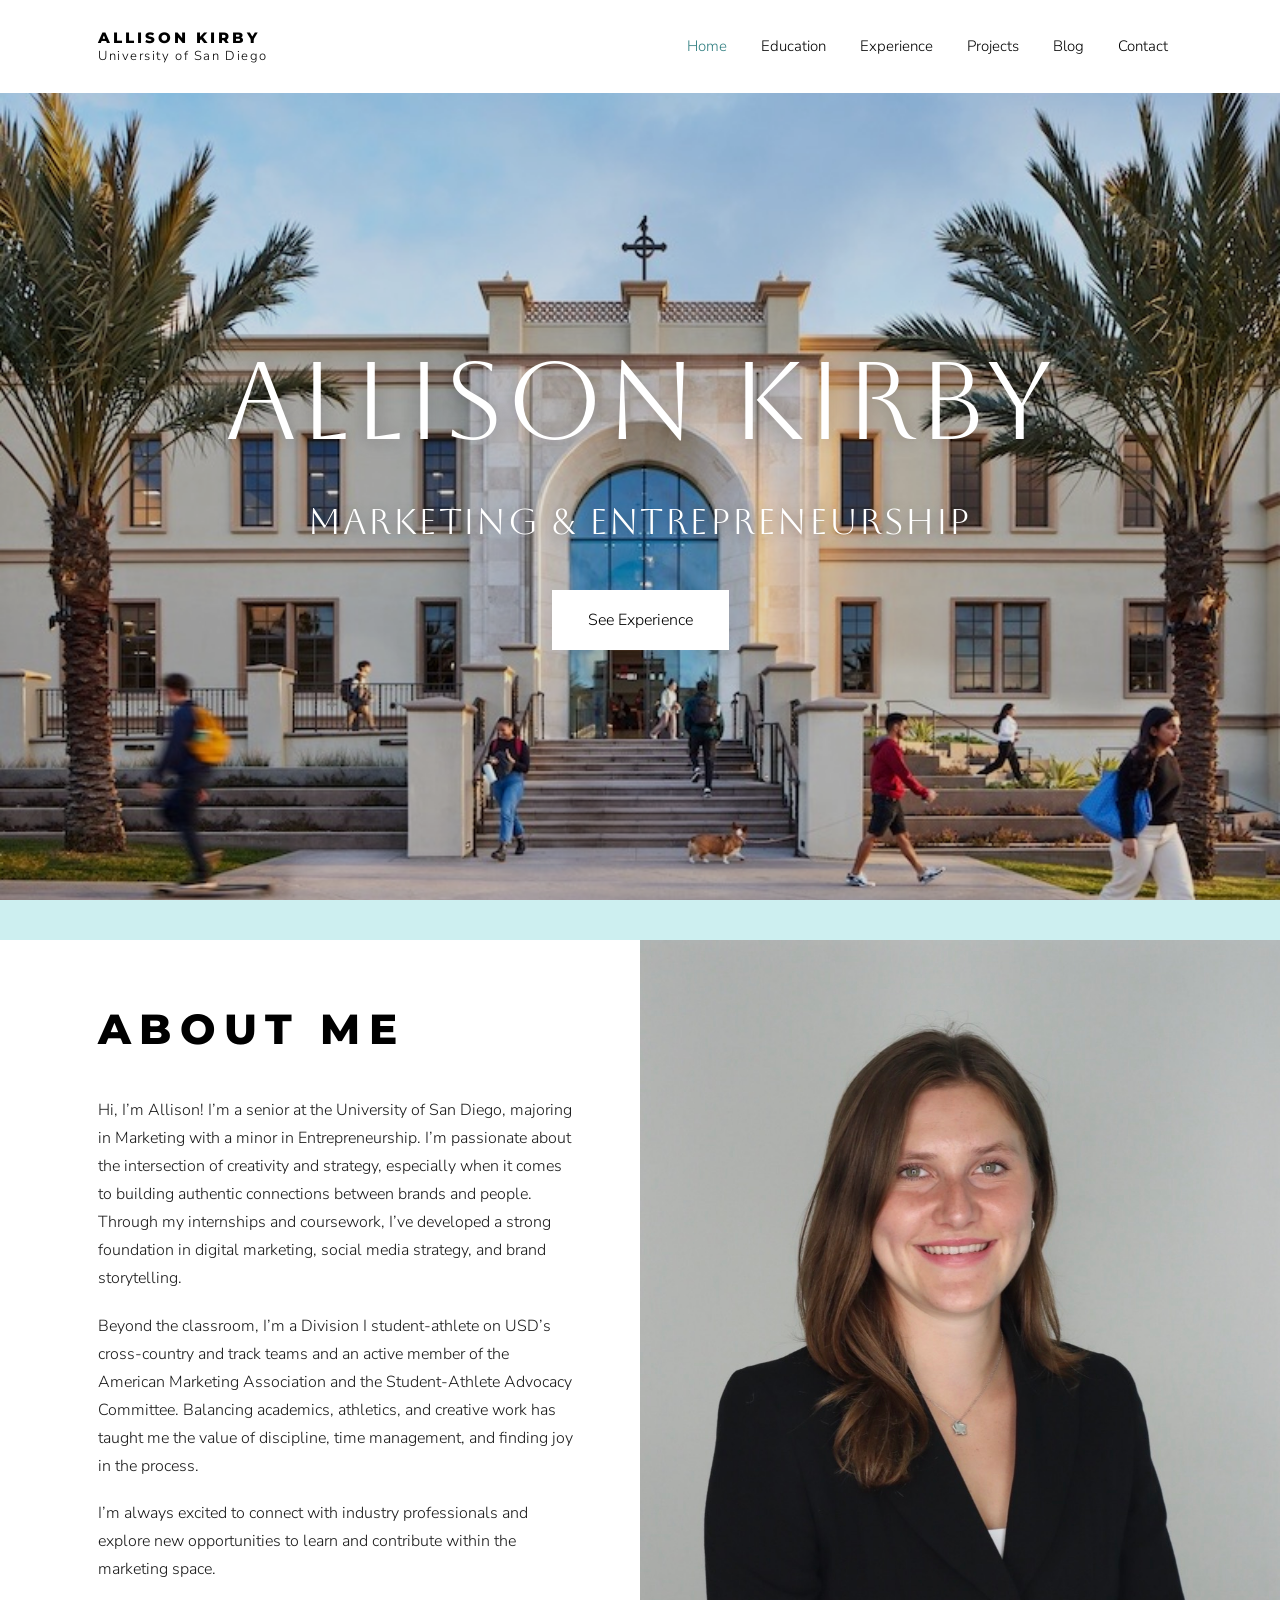
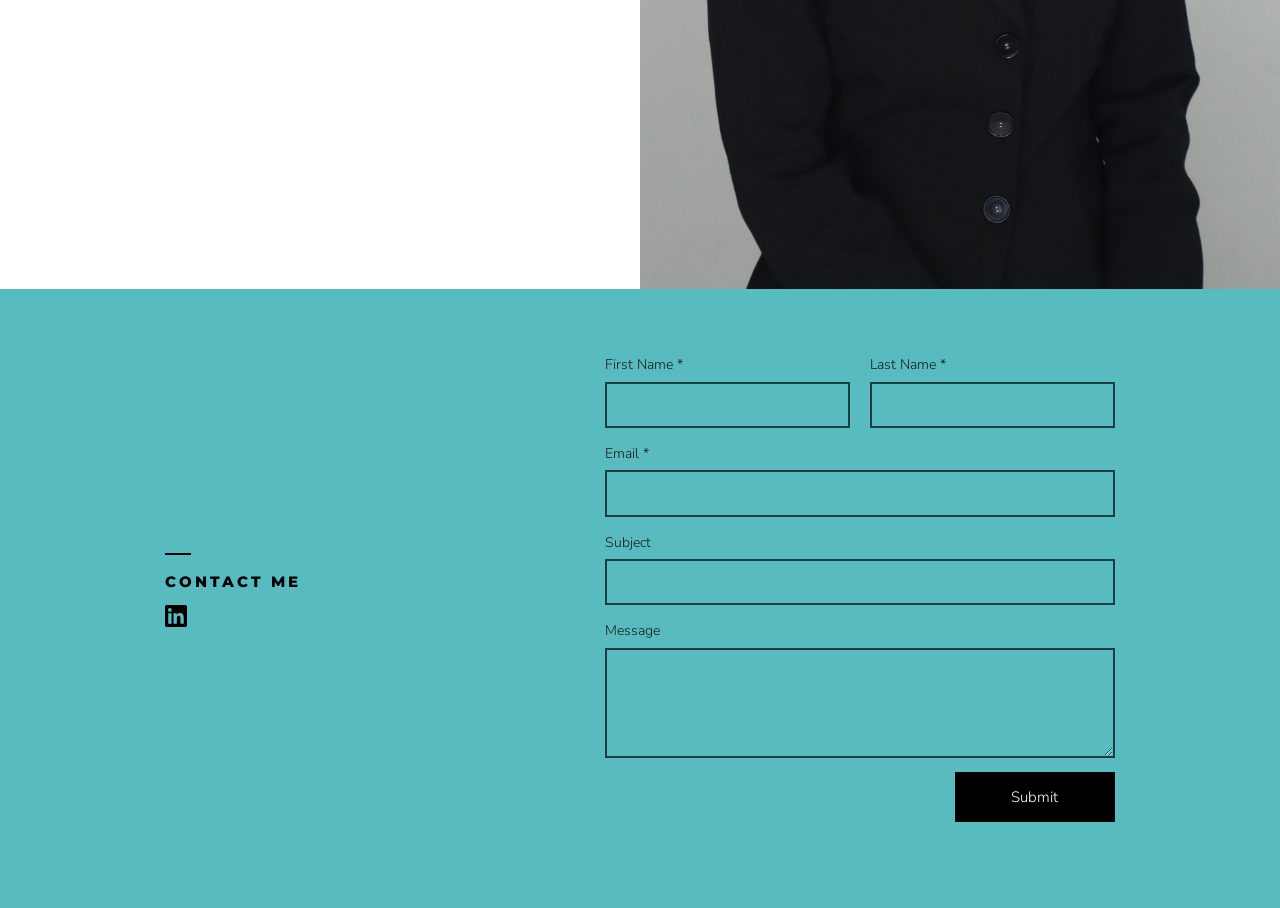
<file: index.html>
<!doctype html>
<html lang="en">
<head>
  <meta charset="utf-8">
  <meta name="viewport" content="width=device-width, initial-scale=1">
  <title>Allison Kirby | University of San Diego Marketing</title>
  <meta name="description" content="Allison Kirby is a marketing student at the University of San Diego with a minor in Entrepreneurship, a Division I athlete, and an aspiring brand marketer.">
  <meta property="og:type" content="website">
  <meta property="og:site_name" content="Allison Kirby">
  <meta property="og:title" content="Allison Kirby | University of San Diego Marketing">
  <meta property="og:description" content="Allison Kirby is a marketing student at the University of San Diego with a minor in Entrepreneurship, a Division I athlete, and an aspiring brand marketer.">
  <meta property="og:url" content="https://allisonkirby.com/">
  <meta property="og:image" content="https://allisonkirby.com/images/allison-kirby-headshot.jpg">
  <meta name="twitter:card" content="summary_large_image">
  <link rel="icon" type="image/png" sizes="32x32" href="favicon.png">
  <link rel="icon" type="image/png" sizes="192x192" href="images/favicon-192.png">
  <link rel="apple-touch-icon" href="images/apple-touch-icon.png">
  <link rel="preconnect" href="https://fonts.googleapis.com">
  <link rel="preconnect" href="https://fonts.gstatic.com" crossorigin>
  <link rel="stylesheet" href="https://fonts.googleapis.com/css2?family=Aboreto&family=Montserrat:wght@700;800&family=Nunito+Sans:wght@300;400;600&display=swap">
  <link rel="stylesheet" href="css/style.css">
</head>
<body>
  <a class="skip-link" href="#main">Skip to content</a>
  <header class="site-header">
    <div class="site-header__inner">
      <a class="brand" href="index.html">
        <span class="brand__name">Allison Kirby</span>
        <span class="brand__school">University of San Diego</span>
      </a>
      <input type="checkbox" id="nav-toggle" class="nav-toggle">
      <label for="nav-toggle" class="nav-toggle-label"><span></span><span></span><span></span><span class="visually-hidden">Menu</span></label>
      <nav class="site-nav" aria-label="Main">
        <ul>
          <li><a href="index.html" aria-current="page">Home</a></li>
          <li><a href="education.html">Education</a></li>
          <li><a href="experience.html">Experience</a></li>
          <li><a href="projects.html">Projects</a>
            <ul class="submenu">
              <li><a href="projects/digital-design.html">Digital Design</a></li>
            </ul>
          </li>
          <li><a href="blog/index.html">Blog</a></li>
          <li><a href="#contact">Contact</a></li>
        </ul>
      </nav>
    </div>
  </header>

  <main id="main">
    <section class="hero">
      <h1>Allison Kirby</h1>
      <p class="hero__tagline">Marketing &amp; Entrepreneurship</p>
      <a class="button" href="experience.html">See Experience</a>
    </section>

    <section class="panel about" aria-labelledby="about-title">
      <div class="about__text">
        <h2 class="section-title" id="about-title">About Me</h2>
        <p>Hi, I’m Allison! I’m a senior at the University of San Diego, majoring in Marketing with a minor in Entrepreneurship. I’m passionate about the intersection of creativity and strategy, especially when it comes to building authentic connections between brands and people. Through my internships and coursework, I’ve developed a strong foundation in digital marketing, social media strategy, and brand storytelling.</p>
        <p>Beyond the classroom, I’m a Division I student-athlete on USD’s cross-country and track teams and an active member of the American Marketing Association and the Student-Athlete Advocacy Committee. Balancing academics, athletics, and creative work has taught me the value of discipline, time management, and finding joy in the process.</p>
        <p>I’m always excited to connect with industry professionals and explore new opportunities to learn and contribute within the marketing space.</p>
      </div>
      <div class="about__photo">
        <img src="images/allison-kirby-headshot.jpg" alt="Allison Kirby smiling, wearing a black blazer" width="944" height="1400">
      </div>
    </section>
  </main>

  <footer class="site-footer" id="contact">
    <div class="site-footer__inner">
      <div class="contact-heading">
        <h2>Contact Me</h2>
        <a class="social-link" href="https://www.linkedin.com/in/allison-kirby/" target="_blank" rel="noopener" aria-label="LinkedIn"><svg viewBox="0 0 24 24" aria-hidden="true"><path d="M20.45 20.45h-3.56v-5.57c0-1.33-.02-3.04-1.85-3.04-1.85 0-2.14 1.45-2.14 2.94v5.67H9.34V9h3.42v1.56h.05c.48-.9 1.64-1.85 3.37-1.85 3.6 0 4.27 2.37 4.27 5.46v6.28zM5.34 7.43a2.06 2.06 0 1 1 0-4.13 2.06 2.06 0 0 1 0 4.13zM7.12 20.45H3.56V9h3.56v11.45zM22.22 0H1.77C.79 0 0 .77 0 1.73v20.54C0 23.23.79 24 1.77 24h20.45c.98 0 1.78-.77 1.78-1.73V1.73C24 .77 23.2 0 22.22 0z"/></svg></a>
      </div>
      <form class="contact-form" action="https://formspree.io/f/xrpporld" method="POST">
        <div class="field field--half">
          <label for="first-name">First Name *</label>
          <input id="first-name" name="firstName" type="text" autocomplete="given-name" required>
        </div>
        <div class="field field--half">
          <label for="last-name">Last Name *</label>
          <input id="last-name" name="lastName" type="text" autocomplete="family-name" required>
        </div>
        <div class="field">
          <label for="email">Email *</label>
          <input id="email" name="email" type="email" autocomplete="email" required>
        </div>
        <div class="field">
          <label for="subject">Subject</label>
          <input id="subject" name="subject" type="text">
        </div>
        <div class="field">
          <label for="message">Message</label>
          <textarea id="message" name="message"></textarea>
        </div>
        <input class="form-trap" type="text" name="_gotcha" tabindex="-1" autocomplete="off" aria-hidden="true">
        <button type="submit">Submit</button>
        <p class="form-status" role="status" aria-live="polite"></p>
      </form>
    </div>
  </footer>

  <script src="js/contact.js"></script>
</body>
</html>
</file>
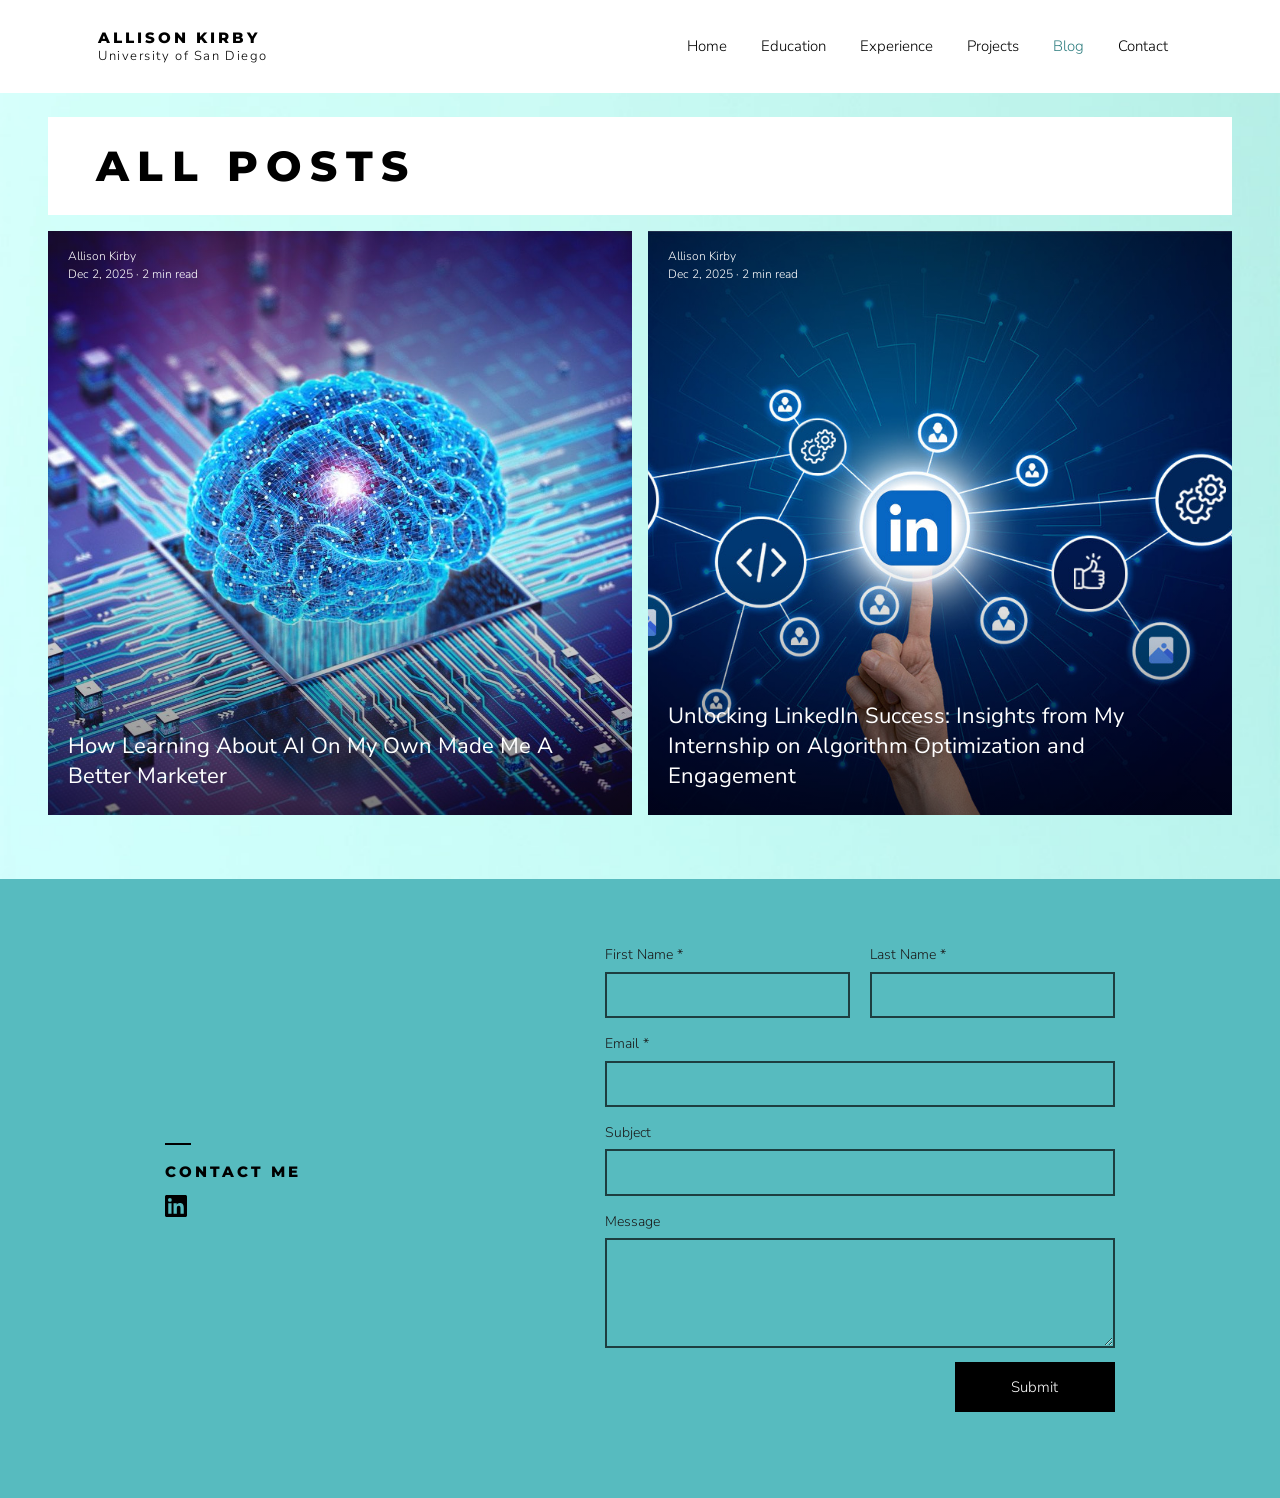
<file: blog/index.html>
<!doctype html>
<html lang="en">
<head>
  <meta charset="utf-8">
  <meta name="viewport" content="width=device-width, initial-scale=1">
  <title>Blog | Allison Kirby</title>
  <meta name="description" content="Blog posts by Allison Kirby on marketing, AI tools and social media.">
  <meta property="og:type" content="website">
  <meta property="og:site_name" content="Allison Kirby">
  <meta property="og:title" content="Blog | Allison Kirby">
  <meta property="og:description" content="Blog posts by Allison Kirby on marketing, AI tools and social media.">
  <meta property="og:url" content="https://allisonkirby.com/blog/">
  <meta property="og:image" content="https://allisonkirby.com/images/blog-ai-marketer-brain.jpg">
  <meta name="twitter:card" content="summary_large_image">
  <link rel="icon" type="image/png" sizes="32x32" href="../favicon.png">
  <link rel="icon" type="image/png" sizes="192x192" href="../images/favicon-192.png">
  <link rel="apple-touch-icon" href="../images/apple-touch-icon.png">
  <link rel="preconnect" href="https://fonts.googleapis.com">
  <link rel="preconnect" href="https://fonts.gstatic.com" crossorigin>
  <link rel="stylesheet" href="https://fonts.googleapis.com/css2?family=Aboreto&family=Montserrat:wght@700;800&family=Nunito+Sans:wght@300;400;600&display=swap">
  <link rel="stylesheet" href="../css/style.css">
</head>
<body>
  <a class="skip-link" href="#main">Skip to content</a>
  <header class="site-header">
    <div class="site-header__inner">
      <a class="brand" href="../index.html">
        <span class="brand__name">Allison Kirby</span>
        <span class="brand__school">University of San Diego</span>
      </a>
      <input type="checkbox" id="nav-toggle" class="nav-toggle">
      <label for="nav-toggle" class="nav-toggle-label"><span></span><span></span><span></span><span class="visually-hidden">Menu</span></label>
      <nav class="site-nav" aria-label="Main">
        <ul>
          <li><a href="../index.html">Home</a></li>
          <li><a href="../education.html">Education</a></li>
          <li><a href="../experience.html">Experience</a></li>
          <li><a href="../projects.html">Projects</a>
            <ul class="submenu">
              <li><a href="../projects/digital-design.html">Digital Design</a></li>
            </ul>
          </li>
          <li><a href="../blog/index.html" aria-current="page">Blog</a></li>
          <li><a href="#contact">Contact</a></li>
        </ul>
      </nav>
    </div>
  </header>

  <main id="main">
    <div class="blog-wrap">
      <div class="blog-wrap__inner">
        <div class="blog-heading">
          <h1 class="section-title">All Posts</h1>
        </div>
        <div class="post-grid">
          <a class="post-card" href="how-learning-ai-on-my-own-made-me-a-better-marketer.html">
            <img src="../images/blog-ai-marketer-brain.jpg" alt="" width="1000" height="1000" loading="lazy">
            <span class="post-card__meta">Allison Kirby<br><time datetime="2025-12-02">Dec 2, 2025</time> · 2 min read</span>
            <h2 class="post-card__title">How Learning About AI On My Own Made Me A Better Marketer</h2>
          </a>
          <a class="post-card" href="unlocking-linkedin-success.html">
            <img src="../images/blog-linkedin-network.jpg" alt="" width="1200" height="763" loading="lazy">
            <span class="post-card__meta">Allison Kirby<br><time datetime="2025-12-02">Dec 2, 2025</time> · 2 min read</span>
            <h2 class="post-card__title">Unlocking LinkedIn Success: Insights from My Internship on Algorithm Optimization and Engagement</h2>
          </a>
        </div>
      </div>
    </div>
  </main>

  <footer class="site-footer" id="contact">
    <div class="site-footer__inner">
      <div class="contact-heading">
        <h2>Contact Me</h2>
        <a class="social-link" href="https://www.linkedin.com/in/allison-kirby/" target="_blank" rel="noopener" aria-label="LinkedIn"><svg viewBox="0 0 24 24" aria-hidden="true"><path d="M20.45 20.45h-3.56v-5.57c0-1.33-.02-3.04-1.85-3.04-1.85 0-2.14 1.45-2.14 2.94v5.67H9.34V9h3.42v1.56h.05c.48-.9 1.64-1.85 3.37-1.85 3.6 0 4.27 2.37 4.27 5.46v6.28zM5.34 7.43a2.06 2.06 0 1 1 0-4.13 2.06 2.06 0 0 1 0 4.13zM7.12 20.45H3.56V9h3.56v11.45zM22.22 0H1.77C.79 0 0 .77 0 1.73v20.54C0 23.23.79 24 1.77 24h20.45c.98 0 1.78-.77 1.78-1.73V1.73C24 .77 23.2 0 22.22 0z"/></svg></a>
      </div>
      <form class="contact-form" action="https://formspree.io/f/xrpporld" method="POST">
        <div class="field field--half">
          <label for="first-name">First Name *</label>
          <input id="first-name" name="firstName" type="text" autocomplete="given-name" required>
        </div>
        <div class="field field--half">
          <label for="last-name">Last Name *</label>
          <input id="last-name" name="lastName" type="text" autocomplete="family-name" required>
        </div>
        <div class="field">
          <label for="email">Email *</label>
          <input id="email" name="email" type="email" autocomplete="email" required>
        </div>
        <div class="field">
          <label for="subject">Subject</label>
          <input id="subject" name="subject" type="text">
        </div>
        <div class="field">
          <label for="message">Message</label>
          <textarea id="message" name="message"></textarea>
        </div>
        <input class="form-trap" type="text" name="_gotcha" tabindex="-1" autocomplete="off" aria-hidden="true">
        <button type="submit">Submit</button>
        <p class="form-status" role="status" aria-live="polite"></p>
      </form>
    </div>
  </footer>

  <script src="../js/contact.js"></script>
</body>
</html>
</file>
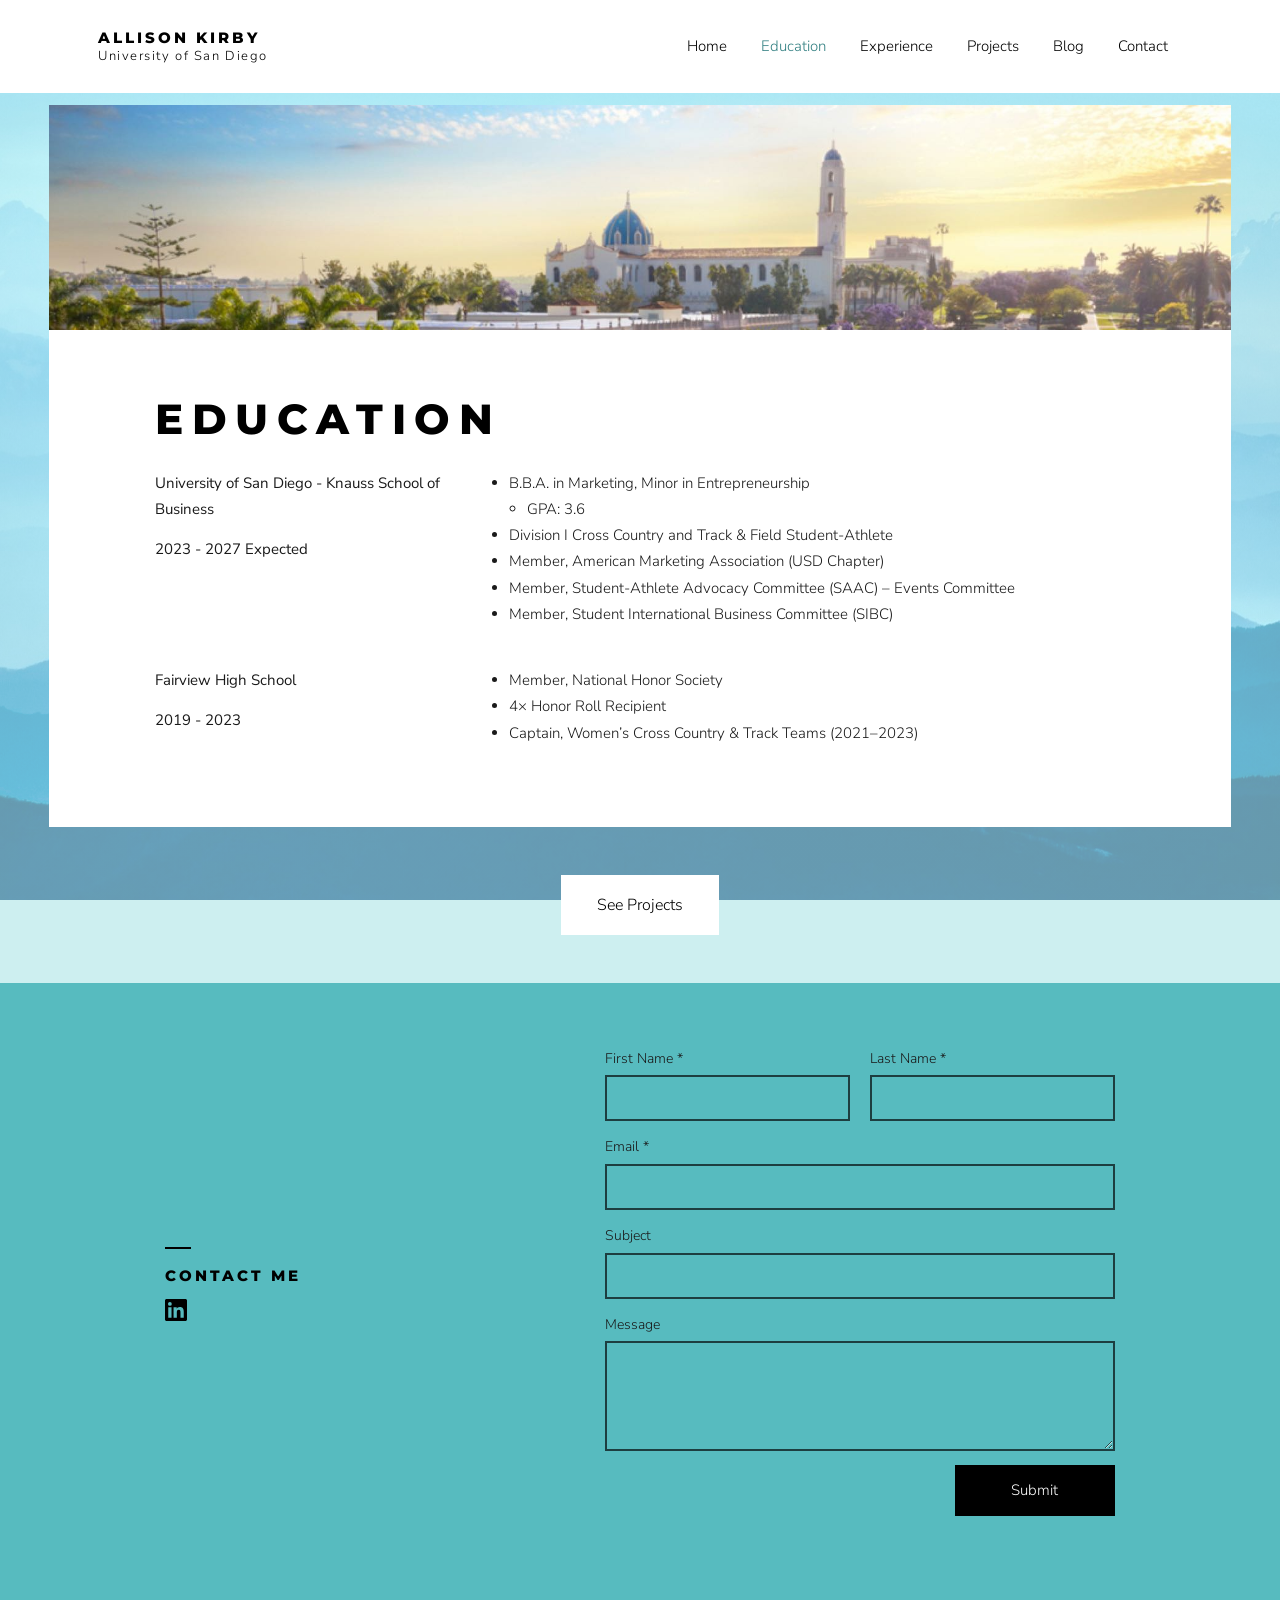
<file: education.html>
<!doctype html>
<html lang="en">
<head>
  <meta charset="utf-8">
  <meta name="viewport" content="width=device-width, initial-scale=1">
  <title>Education | Allison Kirby</title>
  <meta name="description" content="Allison Kirby’s education: B.B.A. in Marketing with a minor in Entrepreneurship at the University of San Diego’s Knauss School of Business.">
  <meta property="og:type" content="website">
  <meta property="og:site_name" content="Allison Kirby">
  <meta property="og:title" content="Education | Allison Kirby">
  <meta property="og:description" content="Allison Kirby’s education: B.B.A. in Marketing with a minor in Entrepreneurship at the University of San Diego’s Knauss School of Business.">
  <meta property="og:url" content="https://allisonkirby.com/education.html">
  <meta property="og:image" content="https://allisonkirby.com/images/education-banner-usd-campus.jpg">
  <meta name="twitter:card" content="summary_large_image">
  <link rel="icon" type="image/png" sizes="32x32" href="favicon.png">
  <link rel="icon" type="image/png" sizes="192x192" href="images/favicon-192.png">
  <link rel="apple-touch-icon" href="images/apple-touch-icon.png">
  <link rel="preconnect" href="https://fonts.googleapis.com">
  <link rel="preconnect" href="https://fonts.gstatic.com" crossorigin>
  <link rel="stylesheet" href="https://fonts.googleapis.com/css2?family=Aboreto&family=Montserrat:wght@700;800&family=Nunito+Sans:wght@300;400;600&display=swap">
  <link rel="stylesheet" href="css/style.css">
</head>
<body>
  <a class="skip-link" href="#main">Skip to content</a>
  <header class="site-header">
    <div class="site-header__inner">
      <a class="brand" href="index.html">
        <span class="brand__name">Allison Kirby</span>
        <span class="brand__school">University of San Diego</span>
      </a>
      <input type="checkbox" id="nav-toggle" class="nav-toggle">
      <label for="nav-toggle" class="nav-toggle-label"><span></span><span></span><span></span><span class="visually-hidden">Menu</span></label>
      <nav class="site-nav" aria-label="Main">
        <ul>
          <li><a href="index.html">Home</a></li>
          <li><a href="education.html" aria-current="page">Education</a></li>
          <li><a href="experience.html">Experience</a></li>
          <li><a href="projects.html">Projects</a>
            <ul class="submenu">
              <li><a href="projects/digital-design.html">Digital Design</a></li>
            </ul>
          </li>
          <li><a href="blog/index.html">Blog</a></li>
          <li><a href="#contact">Contact</a></li>
        </ul>
      </nav>
    </div>
  </header>

  <main id="main">
    <div class="education">
      <img class="banner-image" src="images/education-banner-usd-campus.jpg" alt="University of San Diego campus at sunset" width="1920" height="1156">
      <section class="panel education__body" aria-labelledby="edu-title">
        <h1 class="section-title" id="edu-title">Education</h1>

        <div class="edu-row">
          <div class="edu-row__school">
            <p>University of San Diego - Knauss School of Business</p>
            <p>2023 - 2027 Expected</p>
          </div>
          <ul>
            <li>B.B.A. in Marketing, Minor in Entrepreneurship
              <ul><li>GPA: 3.6</li></ul>
            </li>
            <li>Division I Cross Country and Track &amp; Field Student-Athlete</li>
            <li>Member, American Marketing Association (USD Chapter)</li>
            <li>Member, Student-Athlete Advocacy Committee (SAAC) – Events Committee</li>
            <li>Member, Student International Business Committee (SIBC)</li>
          </ul>
        </div>

        <div class="edu-row">
          <div class="edu-row__school">
            <p>Fairview High School</p>
            <p>2019 - 2023</p>
          </div>
          <ul>
            <li>Member, National Honor Society</li>
            <li>4× Honor Roll Recipient</li>
            <li>Captain, Women’s Cross Country &amp; Track Teams (2021–2023)</li>
          </ul>
        </div>
      </section>
    </div>

    <div class="button-row">
      <a class="button" href="projects.html">See Projects</a>
    </div>
  </main>

  <footer class="site-footer" id="contact">
    <div class="site-footer__inner">
      <div class="contact-heading">
        <h2>Contact Me</h2>
        <a class="social-link" href="https://www.linkedin.com/in/allison-kirby/" target="_blank" rel="noopener" aria-label="LinkedIn"><svg viewBox="0 0 24 24" aria-hidden="true"><path d="M20.45 20.45h-3.56v-5.57c0-1.33-.02-3.04-1.85-3.04-1.85 0-2.14 1.45-2.14 2.94v5.67H9.34V9h3.42v1.56h.05c.48-.9 1.64-1.85 3.37-1.85 3.6 0 4.27 2.37 4.27 5.46v6.28zM5.34 7.43a2.06 2.06 0 1 1 0-4.13 2.06 2.06 0 0 1 0 4.13zM7.12 20.45H3.56V9h3.56v11.45zM22.22 0H1.77C.79 0 0 .77 0 1.73v20.54C0 23.23.79 24 1.77 24h20.45c.98 0 1.78-.77 1.78-1.73V1.73C24 .77 23.2 0 22.22 0z"/></svg></a>
      </div>
      <form class="contact-form" action="https://formspree.io/f/xrpporld" method="POST">
        <div class="field field--half">
          <label for="first-name">First Name *</label>
          <input id="first-name" name="firstName" type="text" autocomplete="given-name" required>
        </div>
        <div class="field field--half">
          <label for="last-name">Last Name *</label>
          <input id="last-name" name="lastName" type="text" autocomplete="family-name" required>
        </div>
        <div class="field">
          <label for="email">Email *</label>
          <input id="email" name="email" type="email" autocomplete="email" required>
        </div>
        <div class="field">
          <label for="subject">Subject</label>
          <input id="subject" name="subject" type="text">
        </div>
        <div class="field">
          <label for="message">Message</label>
          <textarea id="message" name="message"></textarea>
        </div>
        <input class="form-trap" type="text" name="_gotcha" tabindex="-1" autocomplete="off" aria-hidden="true">
        <button type="submit">Submit</button>
        <p class="form-status" role="status" aria-live="polite"></p>
      </form>
    </div>
  </footer>

  <script src="js/contact.js"></script>
</body>
</html>
</file>
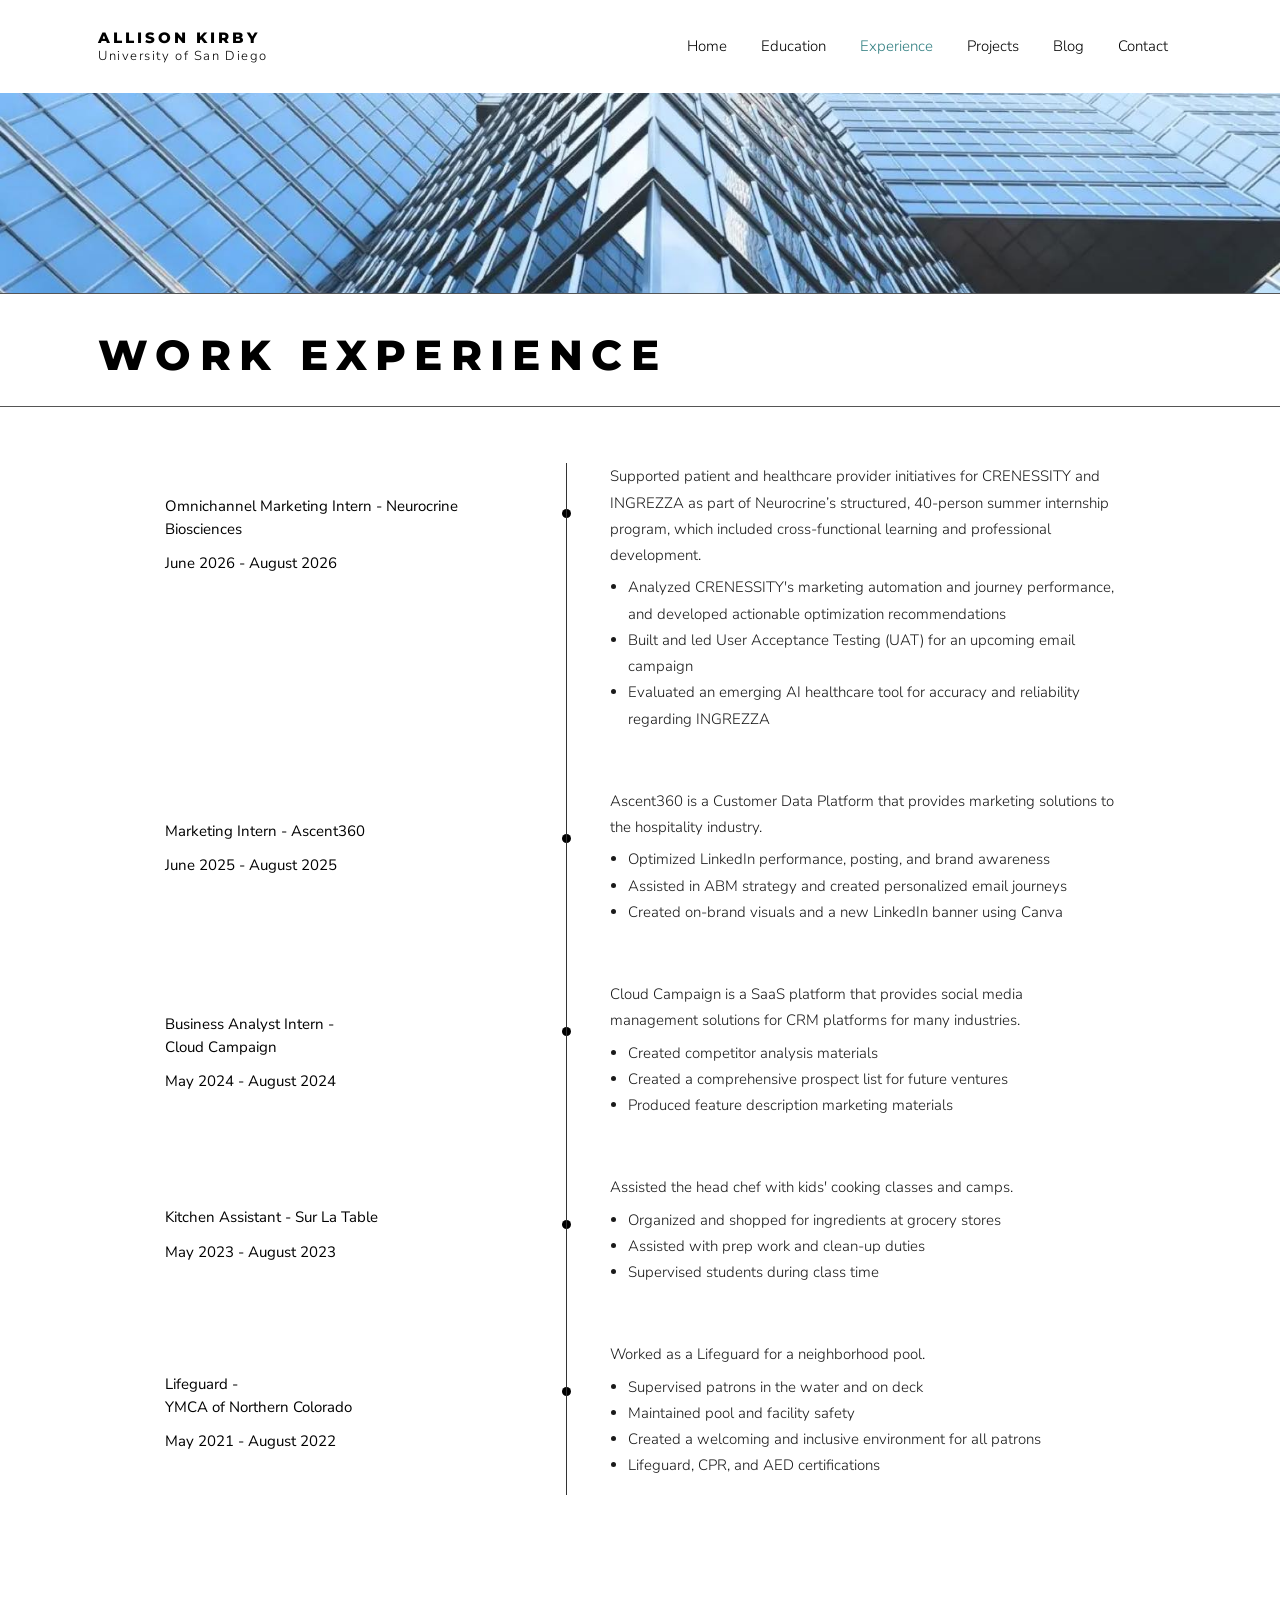
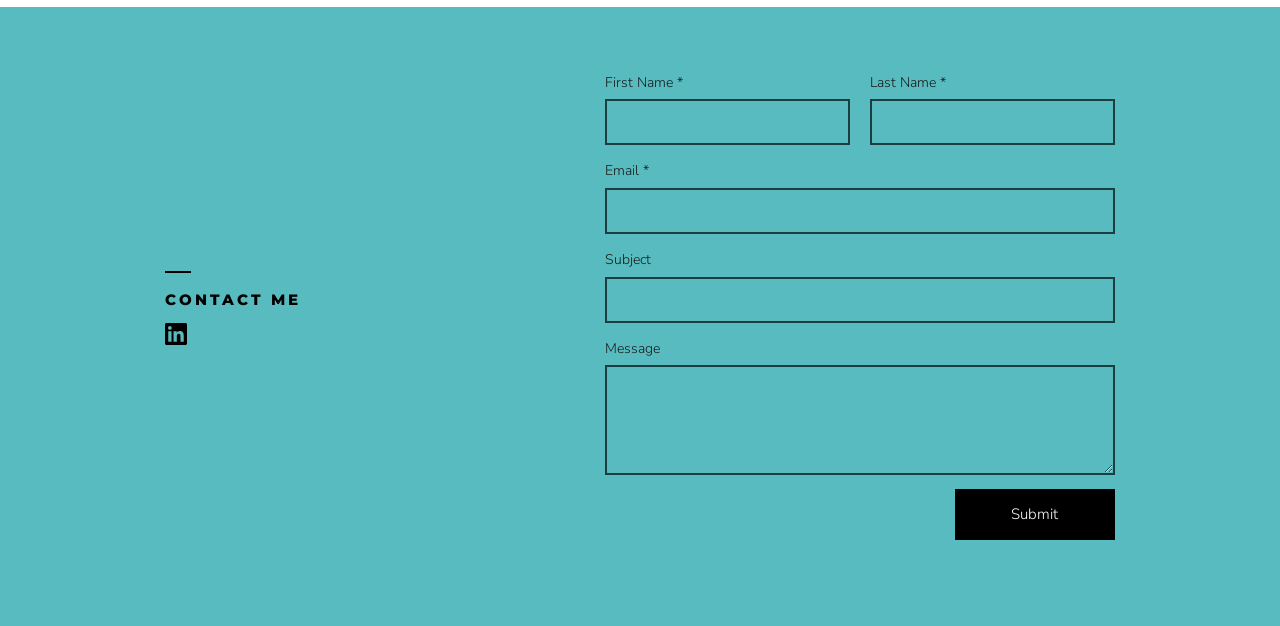
<file: experience.html>
<!doctype html>
<html lang="en">
<head>
  <meta charset="utf-8">
  <meta name="viewport" content="width=device-width, initial-scale=1">
  <title>Experience | Allison Kirby</title>
  <meta name="description" content="Allison Kirby’s work experience, including marketing internships at Neurocrine Biosciences, Ascent360 and Cloud Campaign.">
  <meta property="og:type" content="website">
  <meta property="og:site_name" content="Allison Kirby">
  <meta property="og:title" content="Experience | Allison Kirby">
  <meta property="og:description" content="Allison Kirby’s work experience, including marketing internships at Neurocrine Biosciences, Ascent360 and Cloud Campaign.">
  <meta property="og:url" content="https://allisonkirby.com/experience.html">
  <meta property="og:image" content="https://allisonkirby.com/images/allison-kirby-headshot.jpg">
  <meta name="twitter:card" content="summary_large_image">
  <link rel="icon" type="image/png" sizes="32x32" href="favicon.png">
  <link rel="icon" type="image/png" sizes="192x192" href="images/favicon-192.png">
  <link rel="apple-touch-icon" href="images/apple-touch-icon.png">
  <link rel="preconnect" href="https://fonts.googleapis.com">
  <link rel="preconnect" href="https://fonts.gstatic.com" crossorigin>
  <link rel="stylesheet" href="https://fonts.googleapis.com/css2?family=Aboreto&family=Montserrat:wght@700;800&family=Nunito+Sans:wght@300;400;600&display=swap">
  <link rel="stylesheet" href="css/style.css">
</head>
<body>
  <a class="skip-link" href="#main">Skip to content</a>
  <header class="site-header">
    <div class="site-header__inner">
      <a class="brand" href="index.html">
        <span class="brand__name">Allison Kirby</span>
        <span class="brand__school">University of San Diego</span>
      </a>
      <input type="checkbox" id="nav-toggle" class="nav-toggle">
      <label for="nav-toggle" class="nav-toggle-label"><span></span><span></span><span></span><span class="visually-hidden">Menu</span></label>
      <nav class="site-nav" aria-label="Main">
        <ul>
          <li><a href="index.html">Home</a></li>
          <li><a href="education.html">Education</a></li>
          <li><a href="experience.html" aria-current="page">Experience</a></li>
          <li><a href="projects.html">Projects</a>
            <ul class="submenu">
              <li><a href="projects/digital-design.html">Digital Design</a></li>
            </ul>
          </li>
          <li><a href="blog/index.html">Blog</a></li>
          <li><a href="#contact">Contact</a></li>
        </ul>
      </nav>
    </div>
  </header>

  <main id="main">
    <div class="experience">
      <img class="banner-image" src="images/experience-banner-office-building.jpg" alt="Looking up at glass office towers" width="1600" height="1202">
      <section class="panel" aria-labelledby="exp-title">
        <div class="experience__heading">
          <div class="container">
            <h1 class="section-title" id="exp-title">Work Experience</h1>
          </div>
        </div>

        <ol class="timeline">
          <li class="job">
            <h2 class="job__title">Omnichannel Marketing Intern - Neurocrine Biosciences <span class="job__dates">June 2026 - August 2026</span></h2>
            <div class="job__details">
              <p>Supported patient and healthcare provider initiatives for CRENESSITY and INGREZZA as part of Neurocrine’s structured, 40-person summer internship program, which included cross-functional learning and professional development.</p>
              <ul>
                <li>Analyzed CRENESSITY's marketing automation and journey performance, and developed actionable optimization recommendations</li>
                <li>Built and led User Acceptance Testing (UAT) for an upcoming email campaign</li>
                <li>Evaluated an emerging AI healthcare tool for accuracy and reliability regarding INGREZZA</li>
              </ul>
            </div>
          </li>

          <li class="job">
            <h2 class="job__title">Marketing Intern - Ascent360 <span class="job__dates">June 2025 - August 2025</span></h2>
            <div class="job__details">
              <p>Ascent360 is a Customer Data Platform that provides marketing solutions to the hospitality industry.</p>
              <ul>
                <li>Optimized LinkedIn performance, posting, and brand awareness</li>
                <li>Assisted in ABM strategy and created personalized email journeys</li>
                <li>Created on-brand visuals and a new LinkedIn banner using Canva</li>
              </ul>
            </div>
          </li>

          <li class="job">
            <h2 class="job__title">Business Analyst Intern -<br>Cloud Campaign <span class="job__dates">May 2024 - August 2024</span></h2>
            <div class="job__details">
              <p>Cloud Campaign is a SaaS platform that provides social media management solutions for CRM platforms for many industries.</p>
              <ul>
                <li>Created competitor analysis materials</li>
                <li>Created a comprehensive prospect list for future ventures</li>
                <li>Produced feature description marketing materials</li>
              </ul>
            </div>
          </li>

          <li class="job">
            <h2 class="job__title">Kitchen Assistant - Sur La Table <span class="job__dates">May 2023 - August 2023</span></h2>
            <div class="job__details">
              <p>Assisted the head chef with kids' cooking classes and camps.</p>
              <ul>
                <li>Organized and shopped for ingredients at grocery stores</li>
                <li>Assisted with prep work and clean-up duties</li>
                <li>Supervised students during class time</li>
              </ul>
            </div>
          </li>

          <li class="job">
            <h2 class="job__title">Lifeguard -<br>YMCA of Northern Colorado <span class="job__dates">May 2021 - August 2022</span></h2>
            <div class="job__details">
              <p>Worked as a Lifeguard for a neighborhood pool.</p>
              <ul>
                <li>Supervised patrons in the water and on deck</li>
                <li>Maintained pool and facility safety</li>
                <li>Created a welcoming and inclusive environment for all patrons</li>
                <li>Lifeguard, CPR, and AED certifications</li>
              </ul>
            </div>
          </li>
        </ol>
      </section>
    </div>
  </main>

  <footer class="site-footer" id="contact">
    <div class="site-footer__inner">
      <div class="contact-heading">
        <h2>Contact Me</h2>
        <a class="social-link" href="https://www.linkedin.com/in/allison-kirby/" target="_blank" rel="noopener" aria-label="LinkedIn"><svg viewBox="0 0 24 24" aria-hidden="true"><path d="M20.45 20.45h-3.56v-5.57c0-1.33-.02-3.04-1.85-3.04-1.85 0-2.14 1.45-2.14 2.94v5.67H9.34V9h3.42v1.56h.05c.48-.9 1.64-1.85 3.37-1.85 3.6 0 4.27 2.37 4.27 5.46v6.28zM5.34 7.43a2.06 2.06 0 1 1 0-4.13 2.06 2.06 0 0 1 0 4.13zM7.12 20.45H3.56V9h3.56v11.45zM22.22 0H1.77C.79 0 0 .77 0 1.73v20.54C0 23.23.79 24 1.77 24h20.45c.98 0 1.78-.77 1.78-1.73V1.73C24 .77 23.2 0 22.22 0z"/></svg></a>
      </div>
      <form class="contact-form" action="https://formspree.io/f/xrpporld" method="POST">
        <div class="field field--half">
          <label for="first-name">First Name *</label>
          <input id="first-name" name="firstName" type="text" autocomplete="given-name" required>
        </div>
        <div class="field field--half">
          <label for="last-name">Last Name *</label>
          <input id="last-name" name="lastName" type="text" autocomplete="family-name" required>
        </div>
        <div class="field">
          <label for="email">Email *</label>
          <input id="email" name="email" type="email" autocomplete="email" required>
        </div>
        <div class="field">
          <label for="subject">Subject</label>
          <input id="subject" name="subject" type="text">
        </div>
        <div class="field">
          <label for="message">Message</label>
          <textarea id="message" name="message"></textarea>
        </div>
        <input class="form-trap" type="text" name="_gotcha" tabindex="-1" autocomplete="off" aria-hidden="true">
        <button type="submit">Submit</button>
        <p class="form-status" role="status" aria-live="polite"></p>
      </form>
    </div>
  </footer>

  <script src="js/contact.js"></script>
</body>
</html>
</file>
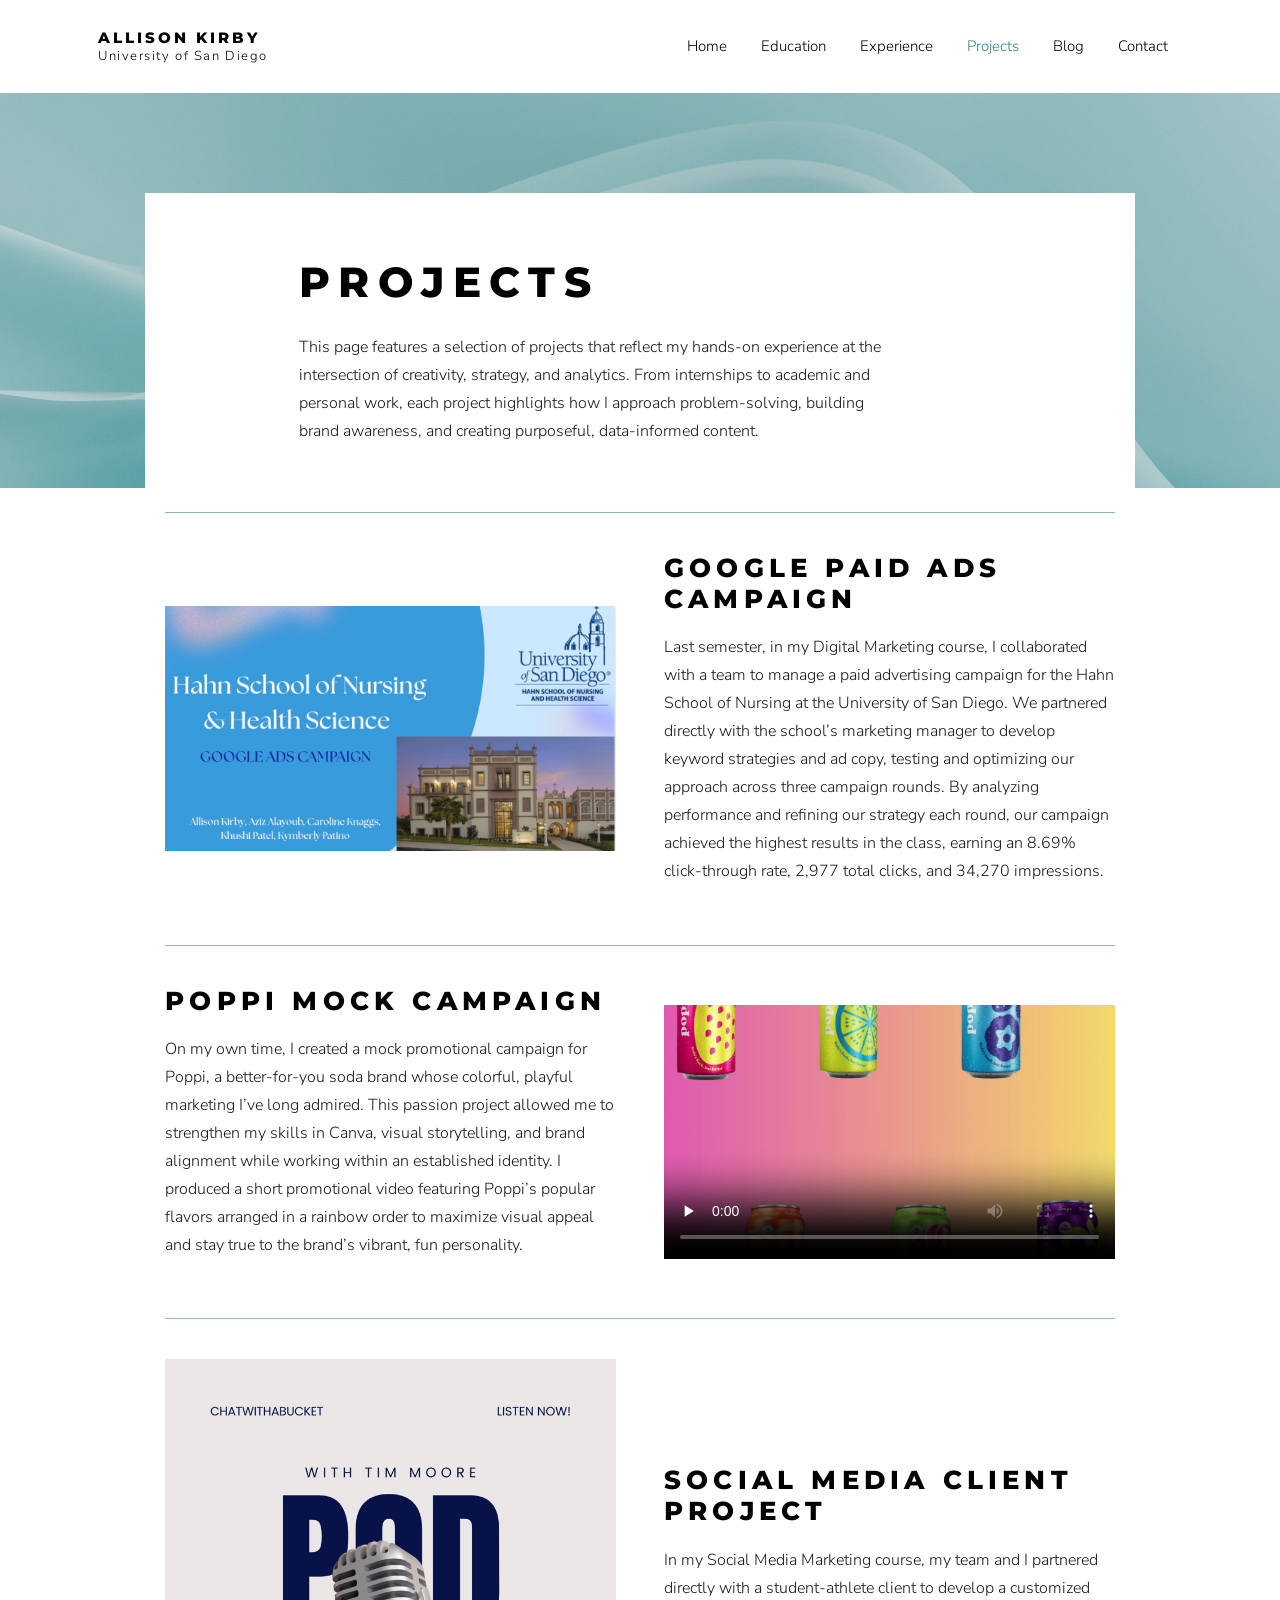
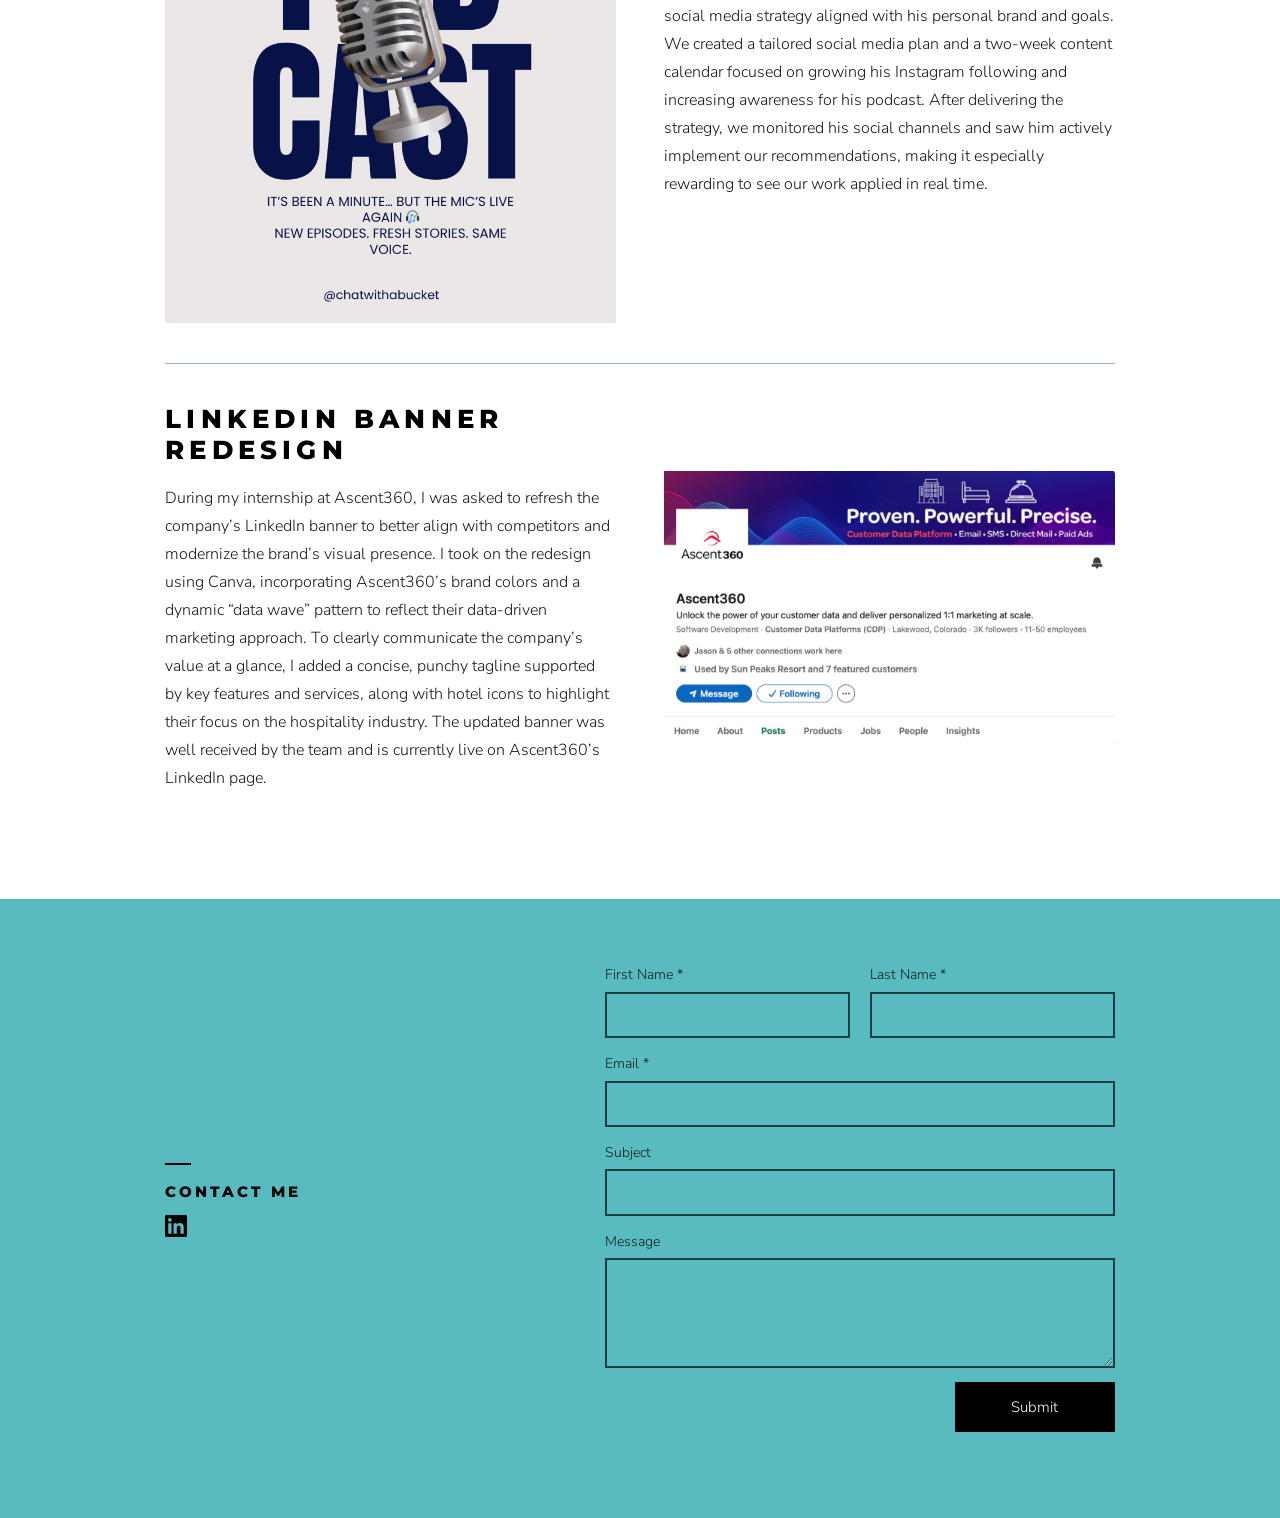
<file: projects.html>
<!doctype html>
<html lang="en">
<head>
  <meta charset="utf-8">
  <meta name="viewport" content="width=device-width, initial-scale=1">
  <title>Projects | Allison Kirby</title>
  <meta name="description" content="Marketing projects by Allison Kirby: a Google paid ads campaign, a Poppi mock campaign, a social media client strategy and a LinkedIn banner redesign.">
  <meta property="og:type" content="website">
  <meta property="og:site_name" content="Allison Kirby">
  <meta property="og:title" content="Projects | Allison Kirby">
  <meta property="og:description" content="Marketing projects by Allison Kirby: a Google paid ads campaign, a Poppi mock campaign, a social media client strategy and a LinkedIn banner redesign.">
  <meta property="og:url" content="https://allisonkirby.com/projects.html">
  <meta property="og:image" content="https://allisonkirby.com/images/project-google-ads-hahn-nursing.jpg">
  <meta name="twitter:card" content="summary_large_image">
  <link rel="icon" type="image/png" sizes="32x32" href="favicon.png">
  <link rel="icon" type="image/png" sizes="192x192" href="images/favicon-192.png">
  <link rel="apple-touch-icon" href="images/apple-touch-icon.png">
  <link rel="preconnect" href="https://fonts.googleapis.com">
  <link rel="preconnect" href="https://fonts.gstatic.com" crossorigin>
  <link rel="stylesheet" href="https://fonts.googleapis.com/css2?family=Aboreto&family=Montserrat:wght@700;800&family=Nunito+Sans:wght@300;400;600&display=swap">
  <link rel="stylesheet" href="css/style.css">
</head>
<body>
  <a class="skip-link" href="#main">Skip to content</a>
  <header class="site-header">
    <div class="site-header__inner">
      <a class="brand" href="index.html">
        <span class="brand__name">Allison Kirby</span>
        <span class="brand__school">University of San Diego</span>
      </a>
      <input type="checkbox" id="nav-toggle" class="nav-toggle">
      <label for="nav-toggle" class="nav-toggle-label"><span></span><span></span><span></span><span class="visually-hidden">Menu</span></label>
      <nav class="site-nav" aria-label="Main">
        <ul>
          <li><a href="index.html">Home</a></li>
          <li><a href="education.html">Education</a></li>
          <li><a href="experience.html">Experience</a></li>
          <li><a href="projects.html" aria-current="page">Projects</a>
            <ul class="submenu">
              <li><a href="projects/digital-design.html">Digital Design</a></li>
            </ul>
          </li>
          <li><a href="blog/index.html">Blog</a></li>
          <li><a href="#contact">Contact</a></li>
        </ul>
      </nav>
    </div>
  </header>

  <main id="main">
    <section class="projects-banner" aria-labelledby="projects-title">
      <div class="intro-card">
        <h1 class="section-title" id="projects-title">Projects</h1>
        <p>This page features a selection of projects that reflect my hands-on experience at the intersection of creativity, strategy, and analytics. From internships to academic and personal work, each project highlights how I approach problem-solving, building brand awareness, and creating purposeful, data-informed content.</p>
      </div>
    </section>

    <div class="panel project-list">
      <div class="container">
        <article class="project">
          <div class="project__media">
            <img src="images/project-google-ads-hahn-nursing.jpg" alt="Blue presentation slide for a Google Ads Campaign for the Hahn School of Nursing at the University of San Diego." width="1200" height="652" loading="lazy">
          </div>
          <div>
            <h2>Google Paid Ads Campaign</h2>
            <p>Last semester, in my Digital Marketing course, I collaborated with a team to manage a paid advertising campaign for the Hahn School of Nursing at the University of San Diego. We partnered directly with the school’s marketing manager to develop keyword strategies and ad copy, testing and optimizing our approach across three campaign rounds. By analyzing performance and refining our strategy each round, our campaign achieved the highest results in the class, earning an 8.69% click-through rate, 2,977 total clicks, and 34,270 impressions.</p>
          </div>
        </article>

        <article class="project project--media-right">
          <div class="project__media">
            <video controls preload="none" poster="images/project-poppi-video-poster.jpg" width="1200" height="675">
              <source src="images/project-poppi-promo.mp4" type="video/mp4">
              Your browser can’t play this video.
            </video>
          </div>
          <div>
            <h2>Poppi Mock Campaign</h2>
            <p>On my own time, I created a mock promotional campaign for Poppi, a better-for-you soda brand whose colorful, playful marketing I’ve long admired. This passion project allowed me to strengthen my skills in Canva, visual storytelling, and brand alignment while working within an established identity. I produced a short promotional video featuring Poppi’s popular flavors arranged in a rainbow order to maximize visual appeal and stay true to the brand’s vibrant, fun personality.</p>
          </div>
        </article>

        <article class="project">
          <div class="project__media">
            <img src="images/project-student-athlete-podcast.jpg" alt="Visual to promote a student-athlete podcast. Large microphone in center of photo." width="800" height="1000" loading="lazy">
          </div>
          <div>
            <h2>Social Media Client Project</h2>
            <p>In my Social Media Marketing course, my team and I partnered directly with a student-athlete client to develop a customized social media strategy aligned with his personal brand and goals. We created a tailored social media plan and a two-week content calendar focused on growing his Instagram following and increasing awareness for his podcast. After delivering the strategy, we monitored his social channels and saw him actively implement our recommendations, making it especially rewarding to see our work applied in real time.</p>
          </div>
        </article>

        <article class="project project--media-right">
          <div class="project__media">
            <img src="images/project-ascent360-linkedin-banner.jpg" alt="Screenshot of Ascent360's LinkedIn page showing the redesigned banner" width="1200" height="724" loading="lazy">
          </div>
          <div>
            <h2>LinkedIn Banner Redesign</h2>
            <p>During my internship at Ascent360, I was asked to refresh the company’s LinkedIn banner to better align with competitors and modernize the brand’s visual presence. I took on the redesign using Canva, incorporating Ascent360’s brand colors and a dynamic “data wave” pattern to reflect their data-driven marketing approach. To clearly communicate the company’s value at a glance, I added a concise, punchy tagline supported by key features and services, along with hotel icons to highlight their focus on the hospitality industry. The updated banner was well received by the team and is currently live on Ascent360’s LinkedIn page.</p>
          </div>
        </article>
      </div>
    </div>
  </main>

  <footer class="site-footer" id="contact">
    <div class="site-footer__inner">
      <div class="contact-heading">
        <h2>Contact Me</h2>
        <a class="social-link" href="https://www.linkedin.com/in/allison-kirby/" target="_blank" rel="noopener" aria-label="LinkedIn"><svg viewBox="0 0 24 24" aria-hidden="true"><path d="M20.45 20.45h-3.56v-5.57c0-1.33-.02-3.04-1.85-3.04-1.85 0-2.14 1.45-2.14 2.94v5.67H9.34V9h3.42v1.56h.05c.48-.9 1.64-1.85 3.37-1.85 3.6 0 4.27 2.37 4.27 5.46v6.28zM5.34 7.43a2.06 2.06 0 1 1 0-4.13 2.06 2.06 0 0 1 0 4.13zM7.12 20.45H3.56V9h3.56v11.45zM22.22 0H1.77C.79 0 0 .77 0 1.73v20.54C0 23.23.79 24 1.77 24h20.45c.98 0 1.78-.77 1.78-1.73V1.73C24 .77 23.2 0 22.22 0z"/></svg></a>
      </div>
      <form class="contact-form" action="https://formspree.io/f/xrpporld" method="POST">
        <div class="field field--half">
          <label for="first-name">First Name *</label>
          <input id="first-name" name="firstName" type="text" autocomplete="given-name" required>
        </div>
        <div class="field field--half">
          <label for="last-name">Last Name *</label>
          <input id="last-name" name="lastName" type="text" autocomplete="family-name" required>
        </div>
        <div class="field">
          <label for="email">Email *</label>
          <input id="email" name="email" type="email" autocomplete="email" required>
        </div>
        <div class="field">
          <label for="subject">Subject</label>
          <input id="subject" name="subject" type="text">
        </div>
        <div class="field">
          <label for="message">Message</label>
          <textarea id="message" name="message"></textarea>
        </div>
        <input class="form-trap" type="text" name="_gotcha" tabindex="-1" autocomplete="off" aria-hidden="true">
        <button type="submit">Submit</button>
        <p class="form-status" role="status" aria-live="polite"></p>
      </form>
    </div>
  </footer>

  <script src="js/contact.js"></script>
</body>
</html>
</file>
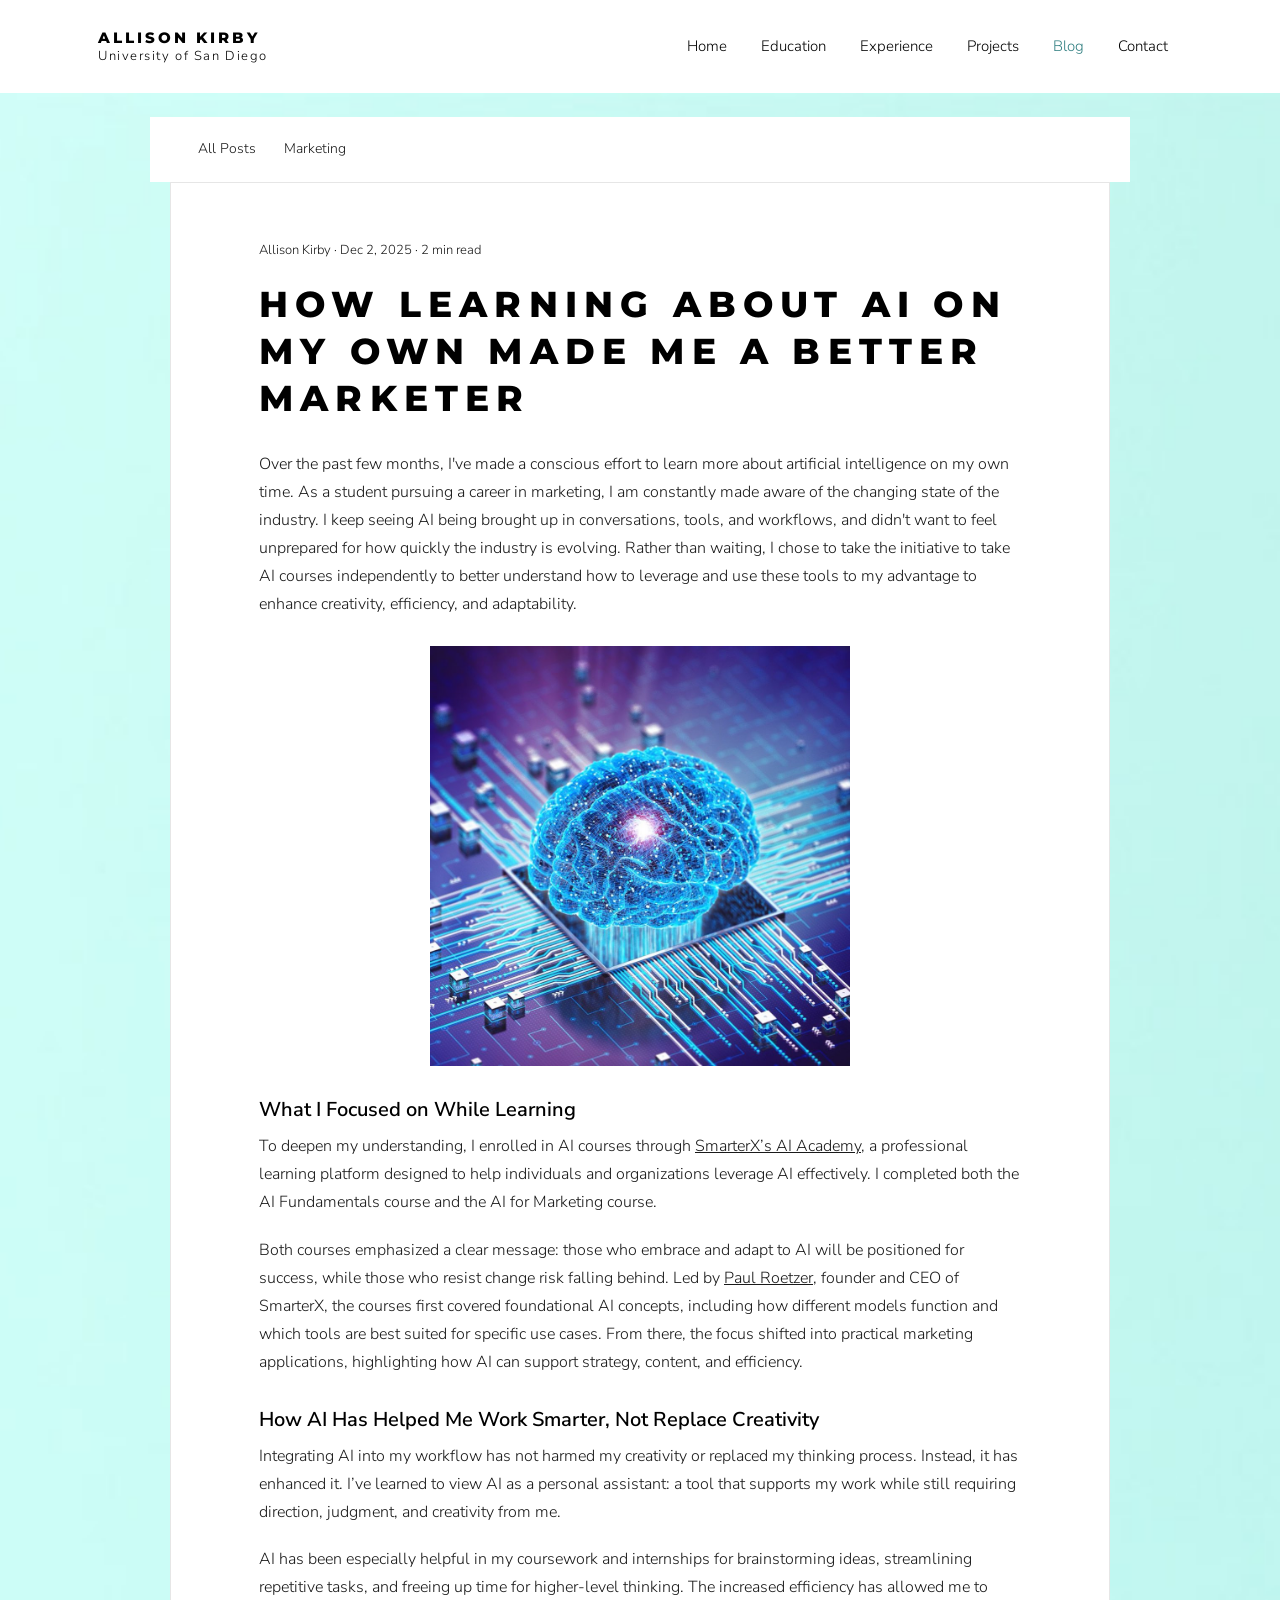
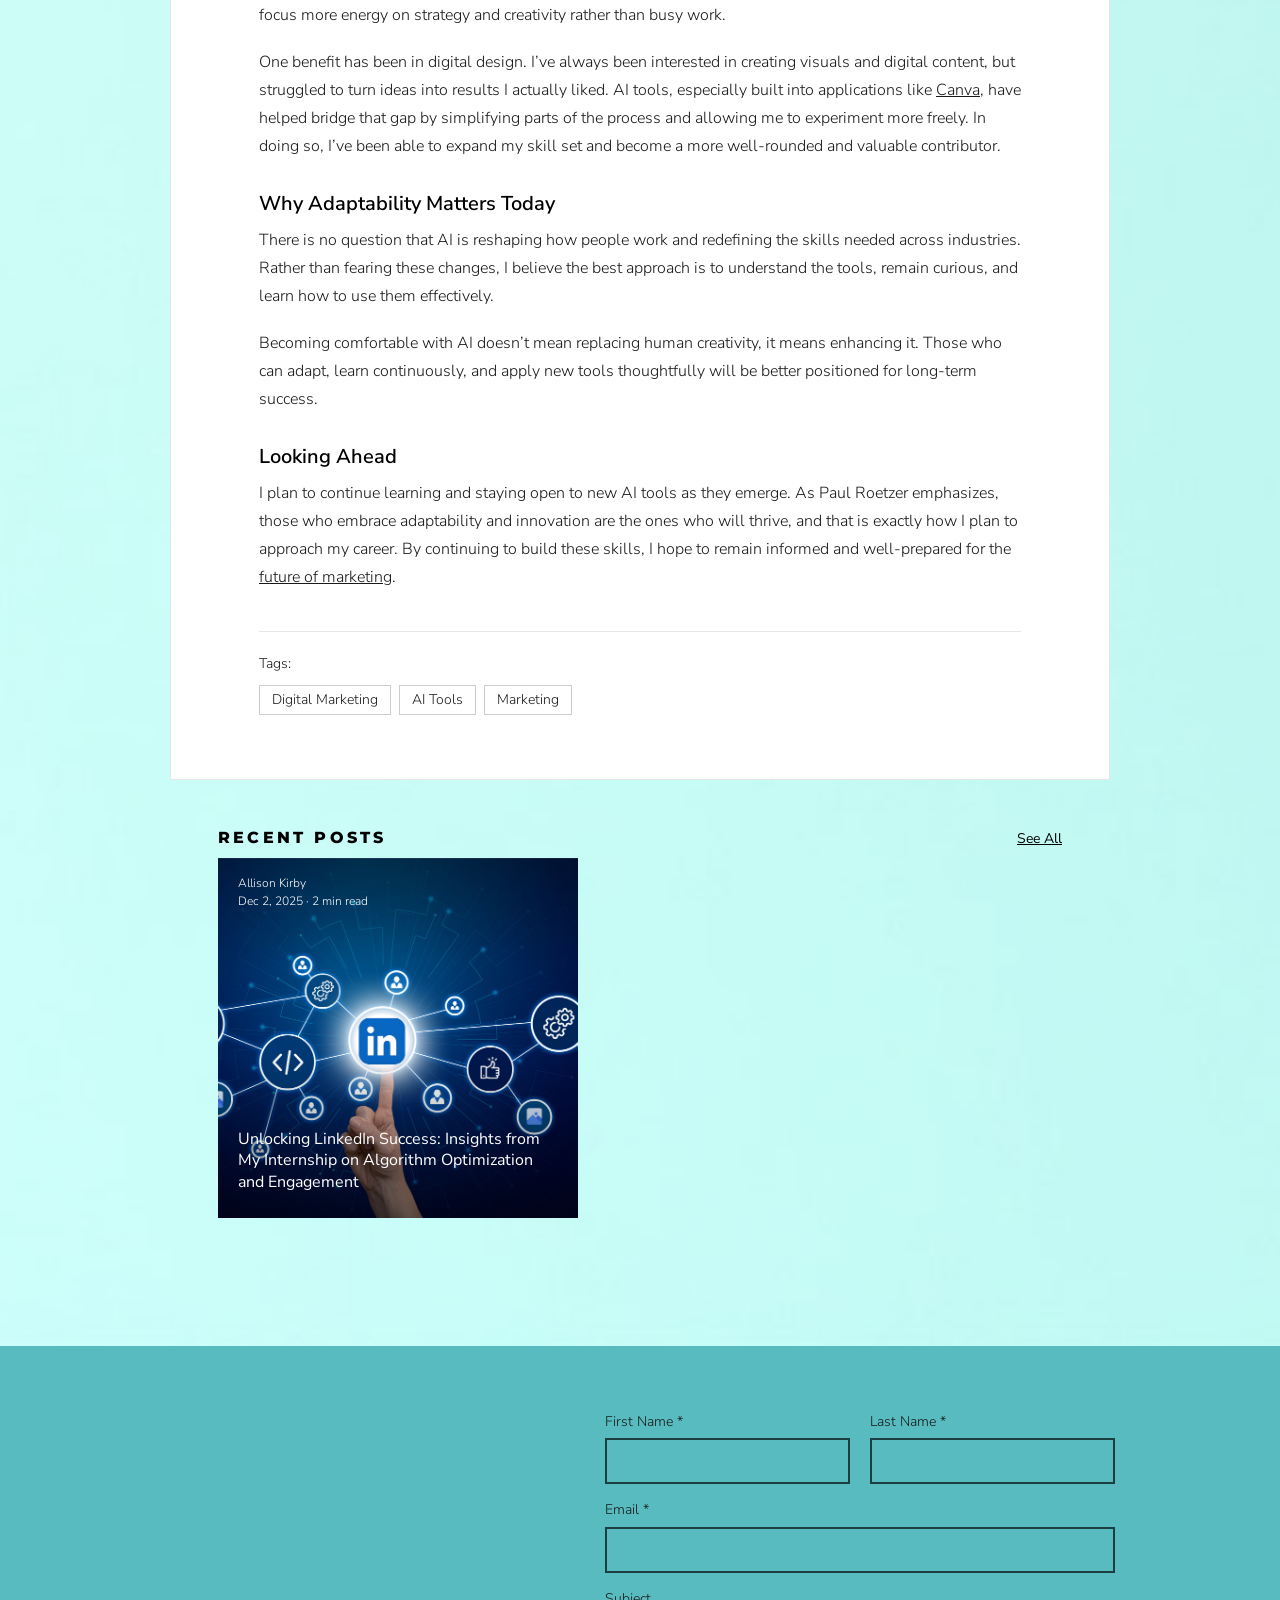
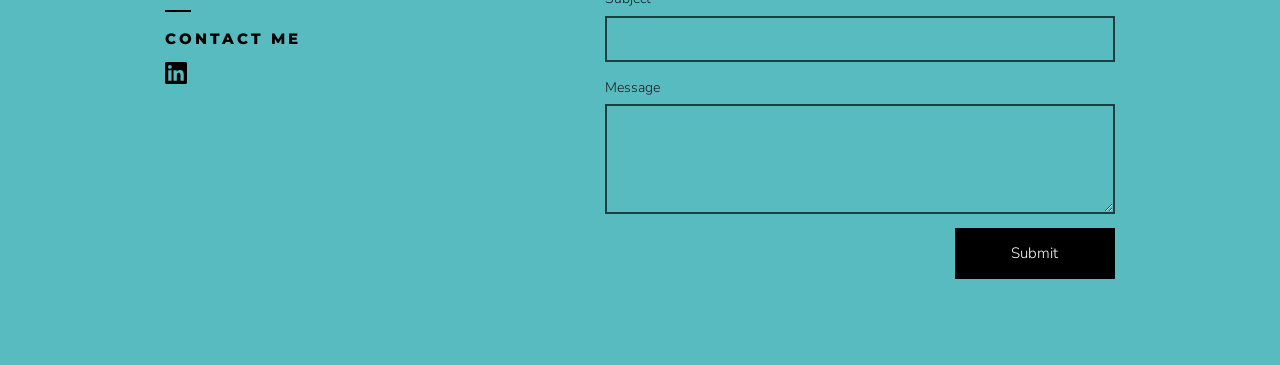
<file: blog/how-learning-ai-on-my-own-made-me-a-better-marketer.html>
<!doctype html>
<html lang="en">
<head>
  <meta charset="utf-8">
  <meta name="viewport" content="width=device-width, initial-scale=1">
  <title>How Learning About AI On My Own Made Me A Better Marketer</title>
  <meta name="description" content="Why I took AI courses on my own as a marketing student, and how AI has made me work smarter without replacing creativity.">
  <meta property="og:type" content="article">
  <meta property="og:site_name" content="Allison Kirby">
  <meta property="og:title" content="How Learning About AI On My Own Made Me A Better Marketer">
  <meta property="og:description" content="Why I took AI courses on my own as a marketing student, and how AI has made me work smarter without replacing creativity.">
  <meta property="og:url" content="https://allisonkirby.com/blog/how-learning-ai-on-my-own-made-me-a-better-marketer.html">
  <meta property="og:image" content="https://allisonkirby.com/images/blog-ai-marketer-brain.jpg">
  <meta name="twitter:card" content="summary_large_image">
  <link rel="icon" type="image/png" sizes="32x32" href="../favicon.png">
  <link rel="icon" type="image/png" sizes="192x192" href="../images/favicon-192.png">
  <link rel="apple-touch-icon" href="../images/apple-touch-icon.png">
  <link rel="preconnect" href="https://fonts.googleapis.com">
  <link rel="preconnect" href="https://fonts.gstatic.com" crossorigin>
  <link rel="stylesheet" href="https://fonts.googleapis.com/css2?family=Aboreto&family=Montserrat:wght@700;800&family=Nunito+Sans:wght@300;400;600&display=swap">
  <link rel="stylesheet" href="../css/style.css">
</head>
<body>
  <a class="skip-link" href="#main">Skip to content</a>
  <header class="site-header">
    <div class="site-header__inner">
      <a class="brand" href="../index.html">
        <span class="brand__name">Allison Kirby</span>
        <span class="brand__school">University of San Diego</span>
      </a>
      <input type="checkbox" id="nav-toggle" class="nav-toggle">
      <label for="nav-toggle" class="nav-toggle-label"><span></span><span></span><span></span><span class="visually-hidden">Menu</span></label>
      <nav class="site-nav" aria-label="Main">
        <ul>
          <li><a href="../index.html">Home</a></li>
          <li><a href="../education.html">Education</a></li>
          <li><a href="../experience.html">Experience</a></li>
          <li><a href="../projects.html">Projects</a>
            <ul class="submenu">
              <li><a href="../projects/digital-design.html">Digital Design</a></li>
            </ul>
          </li>
          <li><a href="../blog/index.html" aria-current="page">Blog</a></li>
          <li><a href="#contact">Contact</a></li>
        </ul>
      </nav>
    </div>
  </header>

  <main id="main">
    <div class="blog-wrap">
      <nav class="post-nav panel" aria-label="Blog">
        <a href="index.html">All Posts</a>
        <a href="index.html">Marketing</a>
      </nav>
      <article class="post">
        <p class="post__meta">Allison Kirby · <time datetime="2025-12-02">Dec 2, 2025</time> · 2 min read</p>
        <h1>How Learning About AI On My Own Made Me A Better Marketer</h1>
        <p>Over the past few months, I've made a conscious effort to learn more about artificial intelligence on my own time. As a student pursuing a career in marketing, I am constantly made aware of the changing state of the industry. I keep seeing AI being brought up in conversations, tools, and workflows, and didn't want to feel unprepared for how quickly the industry is evolving. Rather than waiting, I chose to take the initiative to take AI courses independently to better understand how to leverage and use these tools to my advantage to enhance creativity, efficiency, and adaptability.</p>
        <figure><img src="../images/blog-ai-marketer-brain.jpg" alt="Neon blue brain sitting on top of a computer chip with data nodes coming out of the sides" width="1000" height="1000"></figure>
        <h2>What I Focused on While Learning</h2>
        <p>To deepen my understanding, I enrolled in AI courses through <a href="https://academy.smarterx.ai/courses/ai-fundamentals" target="_blank" rel="noopener">SmarterX’s AI Academy</a>, a professional learning platform designed to help individuals and organizations leverage AI effectively. I completed both the AI Fundamentals course and the AI for Marketing course.</p>
        <p>Both courses emphasized a clear message: those who embrace and adapt to AI will be positioned for success, while those who resist change risk falling behind. Led by <a href="https://www.marketingaiinstitute.com/about/paul-roetzer" target="_blank" rel="noopener">Paul Roetzer</a>, founder and CEO of SmarterX, the courses first covered foundational AI concepts, including how different models function and which tools are best suited for specific use cases. From there, the focus shifted into practical marketing applications, highlighting how AI can support strategy, content, and efficiency.</p>
        <h2>How AI Has Helped Me Work Smarter, Not Replace Creativity</h2>
        <p>Integrating AI into my workflow has not harmed my creativity or replaced my thinking process. Instead, it has enhanced it. I’ve learned to view AI as a personal assistant: a tool that supports my work while still requiring direction, judgment, and creativity from me.</p>
        <p>AI has been especially helpful in my coursework and internships for brainstorming ideas, streamlining repetitive tasks, and freeing up time for higher-level thinking. The increased efficiency has allowed me to focus more energy on strategy and creativity rather than busy work.</p>
        <p>One benefit has been in digital design. I’ve always been interested in creating visuals and digital content, but struggled to turn ideas into results I actually liked. AI tools, especially built into applications like <a href="https://www.canva.com/about/" target="_blank" rel="noopener">Canva</a>, have helped bridge that gap by simplifying parts of the process and allowing me to experiment more freely. In doing so, I’ve been able to expand my skill set and become a more well-rounded and valuable contributor.</p>
        <h2>Why Adaptability Matters Today</h2>
        <p>There is no question that AI is reshaping how people work and redefining the skills needed across industries. Rather than fearing these changes, I believe the best approach is to understand the tools, remain curious, and learn how to use them effectively.</p>
        <p>Becoming comfortable with AI doesn’t mean replacing human creativity, it means enhancing it. Those who can adapt, learn continuously, and apply new tools thoughtfully will be better positioned for long-term success.</p>
        <h2>Looking Ahead</h2>
        <p>I plan to continue learning and staying open to new AI tools as they emerge. As Paul Roetzer emphasizes, those who embrace adaptability and innovation are the ones who will thrive, and that is exactly how I plan to approach my career. By continuing to build these skills, I hope to remain informed and well-prepared for the <a href="https://professional.dce.harvard.edu/blog/ai-will-shape-the-future-of-marketing/#AI-Marketing-Tools-Spotlight" target="_blank" rel="noopener">future of marketing</a>.</p>

        <div class="post__tags">
          Tags:
          <ul><li>Digital Marketing</li><li>AI Tools</li><li>Marketing</li></ul>
        </div>
      </article>
      <section class="recent-posts" aria-labelledby="recent-title">
        <h2 id="recent-title">Recent Posts <a href="index.html">See All</a></h2>
        <div class="post-grid">
          <a class="post-card" href="unlocking-linkedin-success.html">
            <img src="../images/blog-linkedin-network.jpg" alt="" width="1200" height="763" loading="lazy">
            <span class="post-card__meta">Allison Kirby<br><time datetime="2025-12-02">Dec 2, 2025</time> · 2 min read</span>
            <h2 class="post-card__title">Unlocking LinkedIn Success: Insights from My Internship on Algorithm Optimization and Engagement</h2>
          </a>
        </div>
      </section>
    </div>
  </main>

  <footer class="site-footer" id="contact">
    <div class="site-footer__inner">
      <div class="contact-heading">
        <h2>Contact Me</h2>
        <a class="social-link" href="https://www.linkedin.com/in/allison-kirby/" target="_blank" rel="noopener" aria-label="LinkedIn"><svg viewBox="0 0 24 24" aria-hidden="true"><path d="M20.45 20.45h-3.56v-5.57c0-1.33-.02-3.04-1.85-3.04-1.85 0-2.14 1.45-2.14 2.94v5.67H9.34V9h3.42v1.56h.05c.48-.9 1.64-1.85 3.37-1.85 3.6 0 4.27 2.37 4.27 5.46v6.28zM5.34 7.43a2.06 2.06 0 1 1 0-4.13 2.06 2.06 0 0 1 0 4.13zM7.12 20.45H3.56V9h3.56v11.45zM22.22 0H1.77C.79 0 0 .77 0 1.73v20.54C0 23.23.79 24 1.77 24h20.45c.98 0 1.78-.77 1.78-1.73V1.73C24 .77 23.2 0 22.22 0z"/></svg></a>
      </div>
      <form class="contact-form" action="https://formspree.io/f/xrpporld" method="POST">
        <div class="field field--half">
          <label for="first-name">First Name *</label>
          <input id="first-name" name="firstName" type="text" autocomplete="given-name" required>
        </div>
        <div class="field field--half">
          <label for="last-name">Last Name *</label>
          <input id="last-name" name="lastName" type="text" autocomplete="family-name" required>
        </div>
        <div class="field">
          <label for="email">Email *</label>
          <input id="email" name="email" type="email" autocomplete="email" required>
        </div>
        <div class="field">
          <label for="subject">Subject</label>
          <input id="subject" name="subject" type="text">
        </div>
        <div class="field">
          <label for="message">Message</label>
          <textarea id="message" name="message"></textarea>
        </div>
        <input class="form-trap" type="text" name="_gotcha" tabindex="-1" autocomplete="off" aria-hidden="true">
        <button type="submit">Submit</button>
        <p class="form-status" role="status" aria-live="polite"></p>
      </form>
    </div>
  </footer>

  <script src="../js/contact.js"></script>
</body>
</html>
</file>
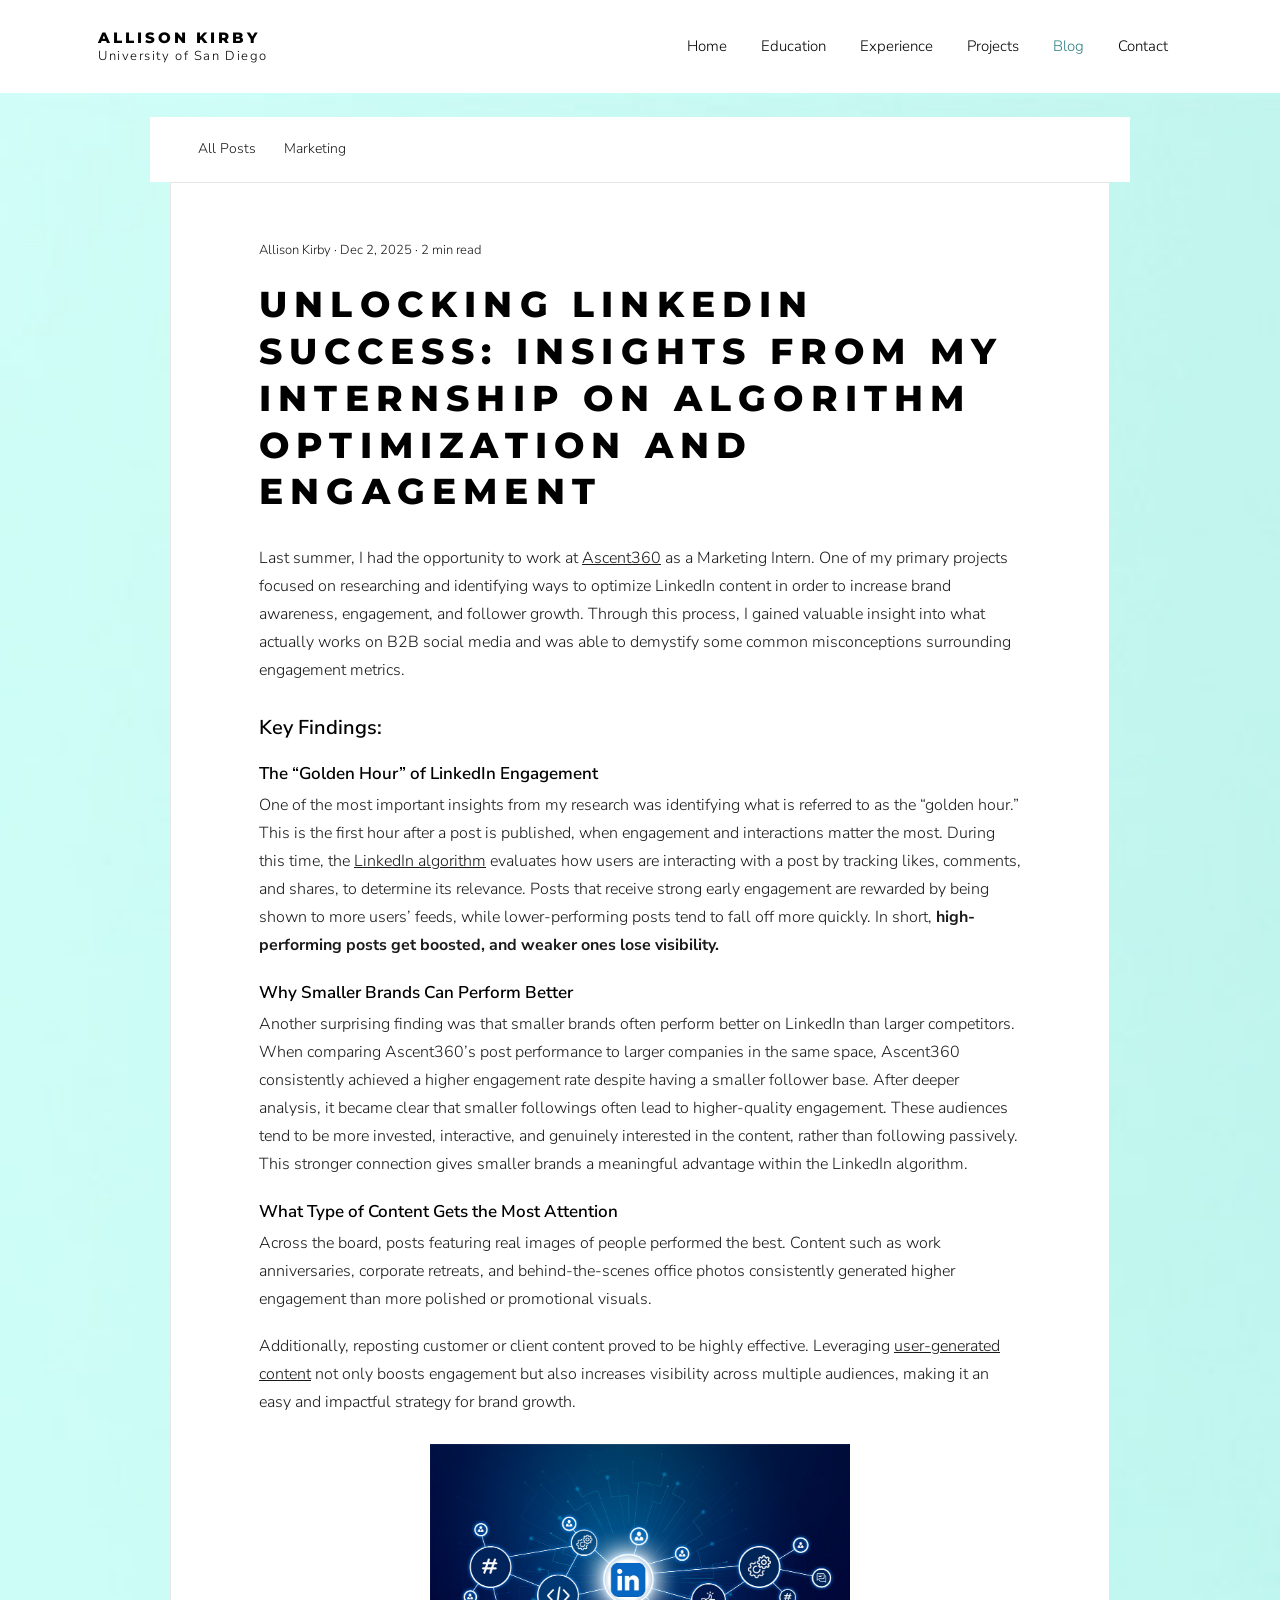
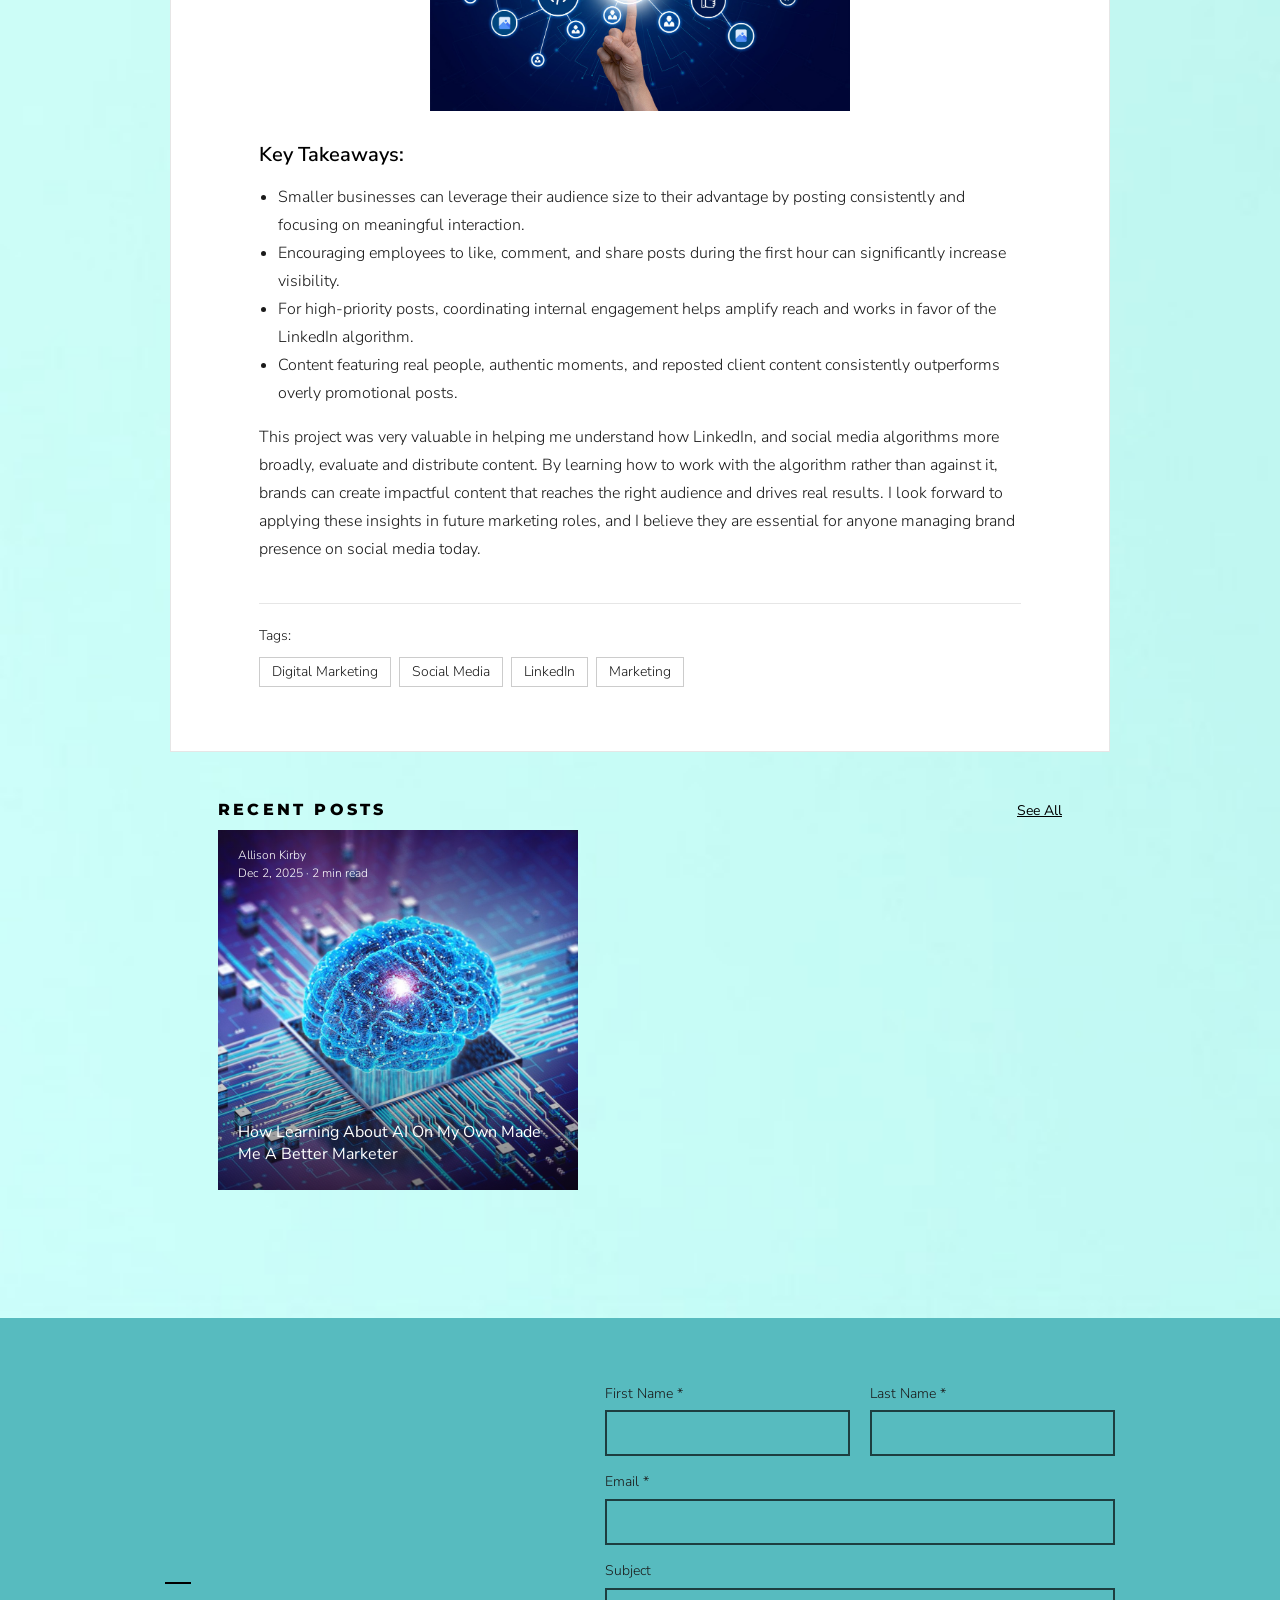
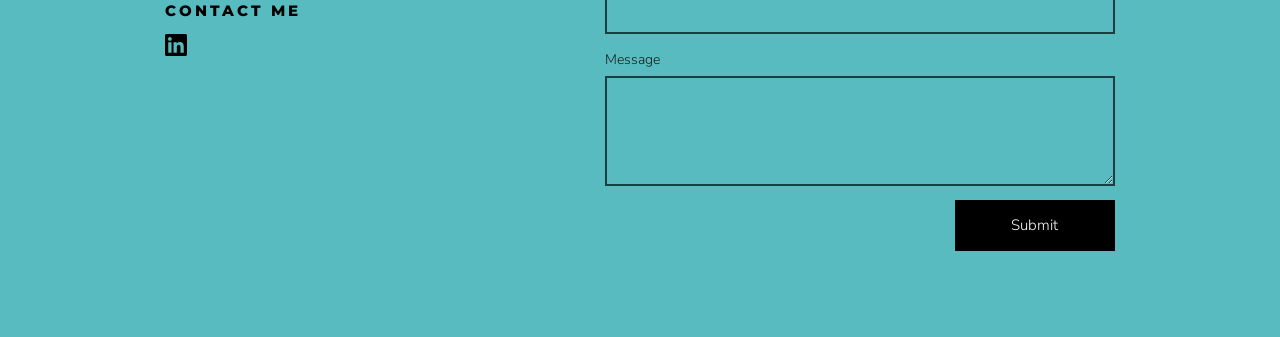
<file: blog/unlocking-linkedin-success.html>
<!doctype html>
<html lang="en">
<head>
  <meta charset="utf-8">
  <meta name="viewport" content="width=device-width, initial-scale=1">
  <title>Unlocking LinkedIn Success: Insights from My Internship on Algorithm Optimization and Engagement</title>
  <meta name="description" content="What I learned about the LinkedIn algorithm, the “golden hour,” and B2B engagement during my marketing internship at Ascent360.">
  <meta property="og:type" content="article">
  <meta property="og:site_name" content="Allison Kirby">
  <meta property="og:title" content="Unlocking LinkedIn Success: Insights from My Internship on Algorithm Optimization and Engagement">
  <meta property="og:description" content="What I learned about the LinkedIn algorithm, the “golden hour,” and B2B engagement during my marketing internship at Ascent360.">
  <meta property="og:url" content="https://allisonkirby.com/blog/unlocking-linkedin-success.html">
  <meta property="og:image" content="https://allisonkirby.com/images/blog-linkedin-network.jpg">
  <meta name="twitter:card" content="summary_large_image">
  <link rel="icon" type="image/png" sizes="32x32" href="../favicon.png">
  <link rel="icon" type="image/png" sizes="192x192" href="../images/favicon-192.png">
  <link rel="apple-touch-icon" href="../images/apple-touch-icon.png">
  <link rel="preconnect" href="https://fonts.googleapis.com">
  <link rel="preconnect" href="https://fonts.gstatic.com" crossorigin>
  <link rel="stylesheet" href="https://fonts.googleapis.com/css2?family=Aboreto&family=Montserrat:wght@700;800&family=Nunito+Sans:wght@300;400;600&display=swap">
  <link rel="stylesheet" href="../css/style.css">
</head>
<body>
  <a class="skip-link" href="#main">Skip to content</a>
  <header class="site-header">
    <div class="site-header__inner">
      <a class="brand" href="../index.html">
        <span class="brand__name">Allison Kirby</span>
        <span class="brand__school">University of San Diego</span>
      </a>
      <input type="checkbox" id="nav-toggle" class="nav-toggle">
      <label for="nav-toggle" class="nav-toggle-label"><span></span><span></span><span></span><span class="visually-hidden">Menu</span></label>
      <nav class="site-nav" aria-label="Main">
        <ul>
          <li><a href="../index.html">Home</a></li>
          <li><a href="../education.html">Education</a></li>
          <li><a href="../experience.html">Experience</a></li>
          <li><a href="../projects.html">Projects</a>
            <ul class="submenu">
              <li><a href="../projects/digital-design.html">Digital Design</a></li>
            </ul>
          </li>
          <li><a href="../blog/index.html" aria-current="page">Blog</a></li>
          <li><a href="#contact">Contact</a></li>
        </ul>
      </nav>
    </div>
  </header>

  <main id="main">
    <div class="blog-wrap">
      <nav class="post-nav panel" aria-label="Blog">
        <a href="index.html">All Posts</a>
        <a href="index.html">Marketing</a>
      </nav>
      <article class="post">
        <p class="post__meta">Allison Kirby · <time datetime="2025-12-02">Dec 2, 2025</time> · 2 min read</p>
        <h1>Unlocking LinkedIn Success: Insights from My Internship on Algorithm Optimization and Engagement</h1>
        <p>Last summer, I had the opportunity to work at <a href="https://ascent360.com/" target="_blank" rel="noopener">Ascent360</a> as a Marketing Intern. One of my primary projects focused on researching and identifying ways to optimize LinkedIn content in order to increase brand awareness, engagement, and follower growth. Through this process, I gained valuable insight into what actually works on B2B social media and was able to demystify some common misconceptions surrounding engagement metrics.</p>
        <h2>Key Findings:</h2>
        <h3>The “Golden Hour” of LinkedIn Engagement</h3>
        <p>One of the most important insights from my research was identifying what is referred to as the “golden hour.” This is the first hour after a post is published, when engagement and interactions matter the most. During this time, the <a href="https://blog.hootsuite.com/linkedin-algorithm/" target="_blank" rel="noopener">LinkedIn algorithm</a> evaluates how users are interacting with a post by tracking likes, comments, and shares, to determine its relevance. Posts that receive strong early engagement are rewarded by being shown to more users’ feeds, while lower-performing posts tend to fall off more quickly. In short, <strong>high-performing posts get boosted, and weaker ones lose visibility.</strong></p>
        <h3>Why Smaller Brands Can Perform Better</h3>
        <p>Another surprising finding was that smaller brands often perform better on LinkedIn than larger competitors. When comparing Ascent360’s post performance to larger companies in the same space, Ascent360 consistently achieved a higher engagement rate despite having a smaller follower base. After deeper analysis, it became clear that smaller followings often lead to higher-quality engagement. These audiences tend to be more invested, interactive, and genuinely interested in the content, rather than following passively. This stronger connection gives smaller brands a meaningful advantage within the LinkedIn algorithm.</p>
        <h3>What Type of Content Gets the Most Attention</h3>
        <p>Across the board, posts featuring real images of people performed the best. Content such as work anniversaries, corporate retreats, and behind-the-scenes office photos consistently generated higher engagement than more polished or promotional visuals.</p>
        <p>Additionally, reposting customer or client content proved to be highly effective. Leveraging <a href="https://www.linkedin.com/pulse/power-user-generated-content-skmktgagency/" target="_blank" rel="noopener">user-generated content</a> not only boosts engagement but also increases visibility across multiple audiences, making it an easy and impactful strategy for brand growth.</p>
        <figure><img src="../images/blog-linkedin-network.jpg" alt="A finger clicking on the LinkedIn icon with social media icons connected to the LinkedIn icon" width="1200" height="763"></figure>
        <h2>Key Takeaways:</h2>
        <ul>
          <li>Smaller businesses can leverage their audience size to their advantage by posting consistently and focusing on meaningful interaction.</li>
          <li>Encouraging employees to like, comment, and share posts during the first hour can significantly increase visibility.</li>
          <li>For high-priority posts, coordinating internal engagement helps amplify reach and works in favor of the LinkedIn algorithm.</li>
          <li>Content featuring real people, authentic moments, and reposted client content consistently outperforms overly promotional posts.</li>
        </ul>
        <p>This project was very valuable in helping me understand how LinkedIn, and social media algorithms more broadly, evaluate and distribute content. By learning how to work with the algorithm rather than against it, brands can create impactful content that reaches the right audience and drives real results. I look forward to applying these insights in future marketing roles, and I believe they are essential for anyone managing brand presence on social media today.</p>

        <div class="post__tags">
          Tags:
          <ul><li>Digital Marketing</li><li>Social Media</li><li>LinkedIn</li><li>Marketing</li></ul>
        </div>
      </article>
      <section class="recent-posts" aria-labelledby="recent-title">
        <h2 id="recent-title">Recent Posts <a href="index.html">See All</a></h2>
        <div class="post-grid">
          <a class="post-card" href="how-learning-ai-on-my-own-made-me-a-better-marketer.html">
            <img src="../images/blog-ai-marketer-brain.jpg" alt="" width="1000" height="1000" loading="lazy">
            <span class="post-card__meta">Allison Kirby<br><time datetime="2025-12-02">Dec 2, 2025</time> · 2 min read</span>
            <h2 class="post-card__title">How Learning About AI On My Own Made Me A Better Marketer</h2>
          </a>
        </div>
      </section>
    </div>
  </main>

  <footer class="site-footer" id="contact">
    <div class="site-footer__inner">
      <div class="contact-heading">
        <h2>Contact Me</h2>
        <a class="social-link" href="https://www.linkedin.com/in/allison-kirby/" target="_blank" rel="noopener" aria-label="LinkedIn"><svg viewBox="0 0 24 24" aria-hidden="true"><path d="M20.45 20.45h-3.56v-5.57c0-1.33-.02-3.04-1.85-3.04-1.85 0-2.14 1.45-2.14 2.94v5.67H9.34V9h3.42v1.56h.05c.48-.9 1.64-1.85 3.37-1.85 3.6 0 4.27 2.37 4.27 5.46v6.28zM5.34 7.43a2.06 2.06 0 1 1 0-4.13 2.06 2.06 0 0 1 0 4.13zM7.12 20.45H3.56V9h3.56v11.45zM22.22 0H1.77C.79 0 0 .77 0 1.73v20.54C0 23.23.79 24 1.77 24h20.45c.98 0 1.78-.77 1.78-1.73V1.73C24 .77 23.2 0 22.22 0z"/></svg></a>
      </div>
      <form class="contact-form" action="https://formspree.io/f/xrpporld" method="POST">
        <div class="field field--half">
          <label for="first-name">First Name *</label>
          <input id="first-name" name="firstName" type="text" autocomplete="given-name" required>
        </div>
        <div class="field field--half">
          <label for="last-name">Last Name *</label>
          <input id="last-name" name="lastName" type="text" autocomplete="family-name" required>
        </div>
        <div class="field">
          <label for="email">Email *</label>
          <input id="email" name="email" type="email" autocomplete="email" required>
        </div>
        <div class="field">
          <label for="subject">Subject</label>
          <input id="subject" name="subject" type="text">
        </div>
        <div class="field">
          <label for="message">Message</label>
          <textarea id="message" name="message"></textarea>
        </div>
        <input class="form-trap" type="text" name="_gotcha" tabindex="-1" autocomplete="off" aria-hidden="true">
        <button type="submit">Submit</button>
        <p class="form-status" role="status" aria-live="polite"></p>
      </form>
    </div>
  </footer>

  <script src="../js/contact.js"></script>
</body>
</html>
</file>
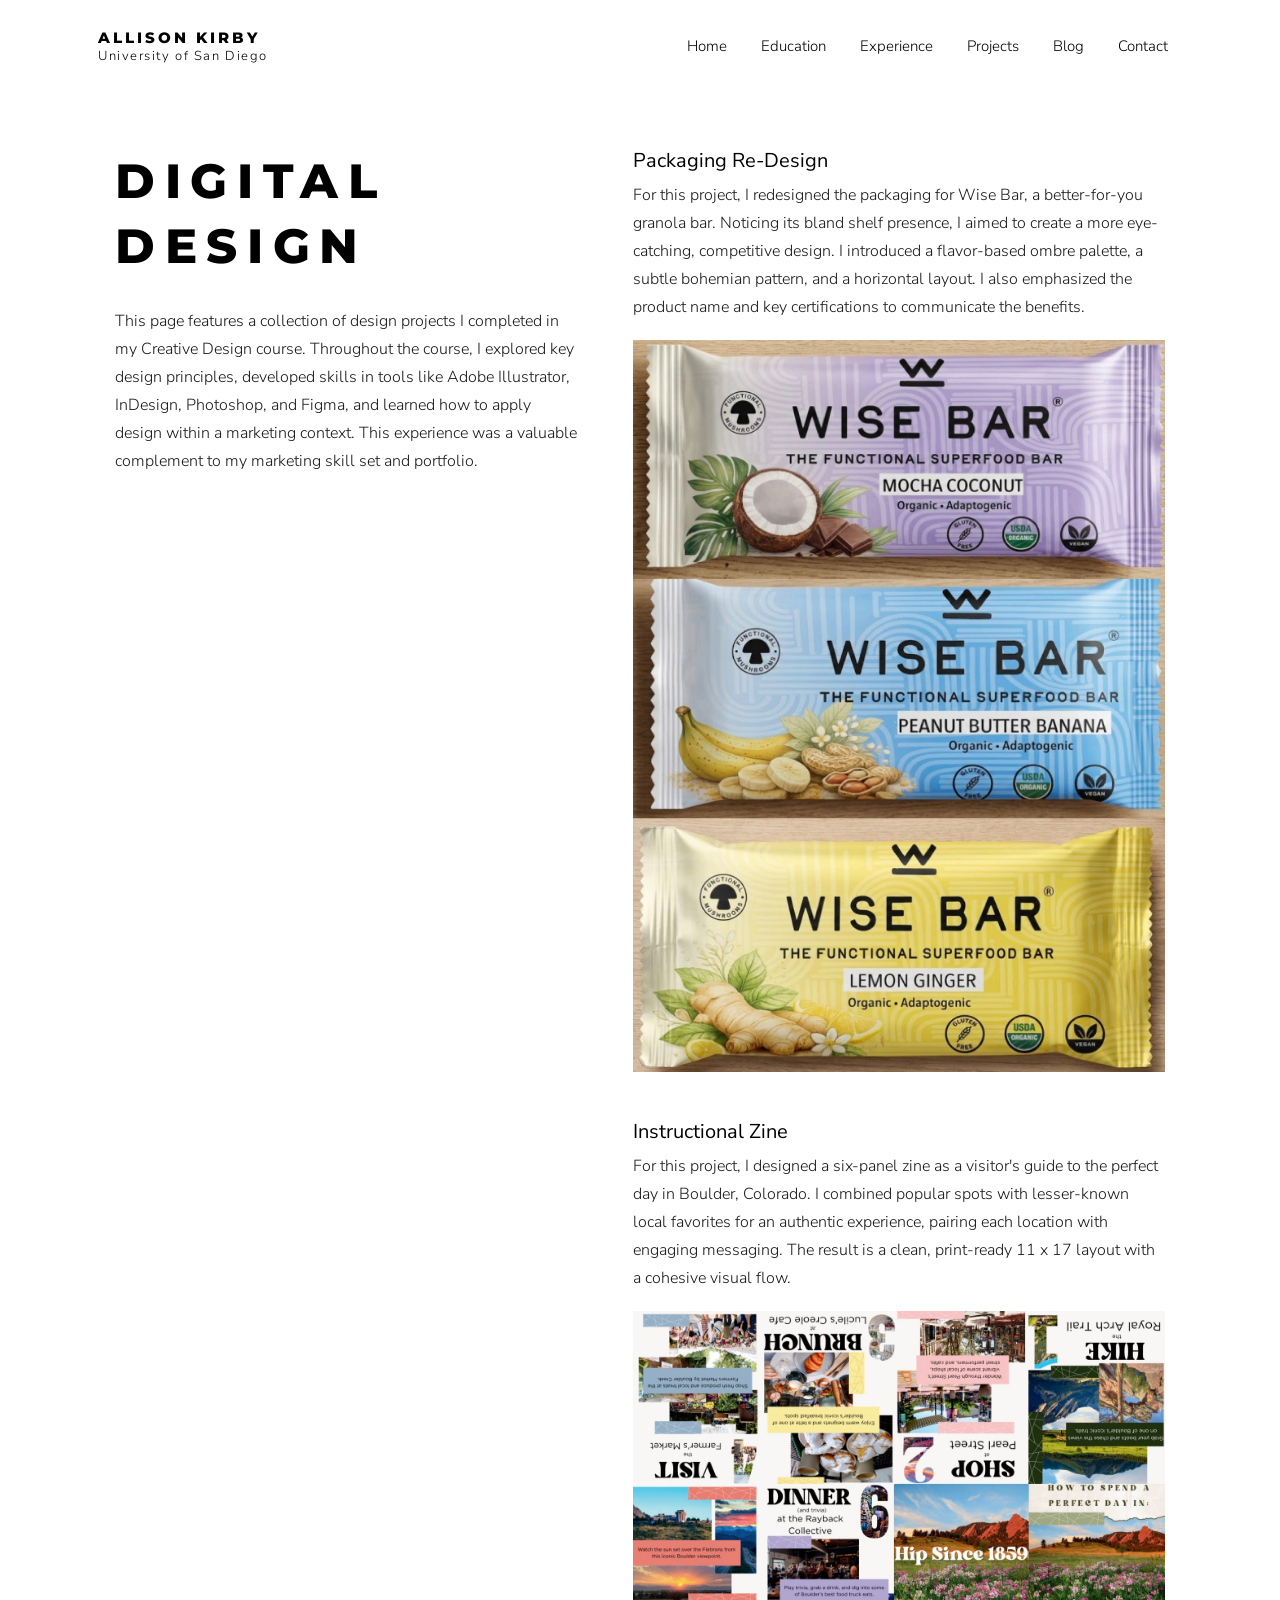
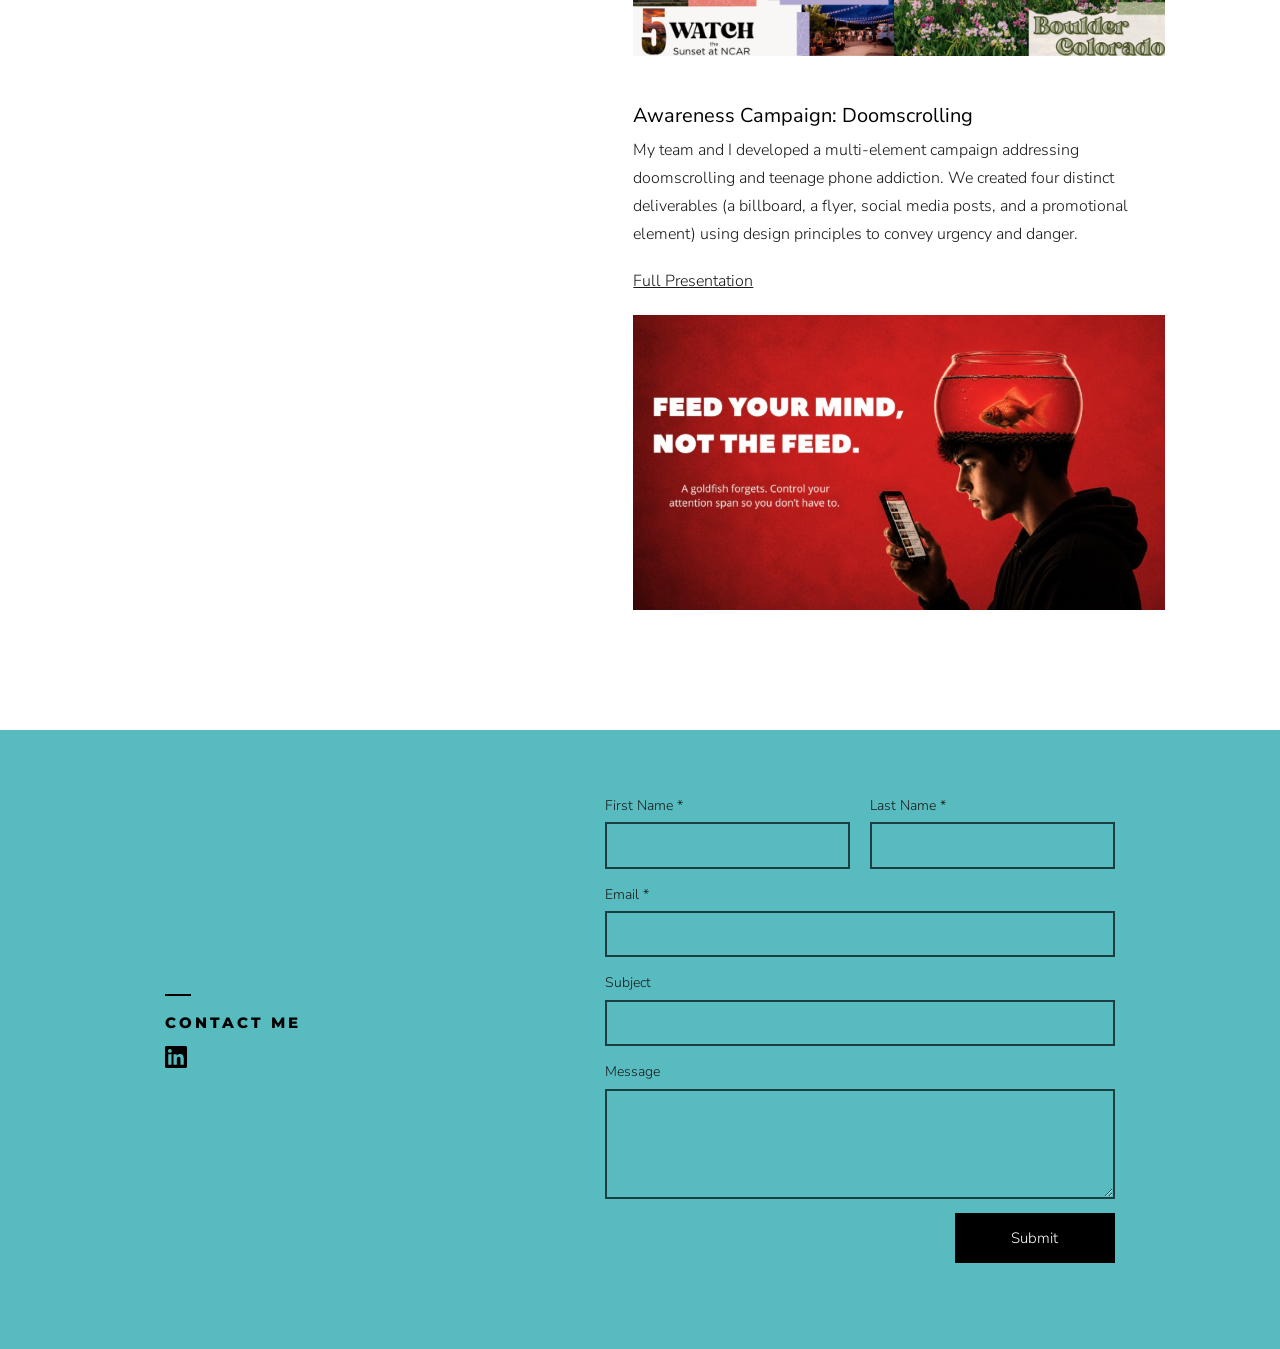
<file: projects/digital-design.html>
<!doctype html>
<html lang="en">
<head>
  <meta charset="utf-8">
  <meta name="viewport" content="width=device-width, initial-scale=1">
  <title>Digital Design | Allison Kirby</title>
  <meta name="description" content="Design projects by Allison Kirby from her Creative Design course: packaging redesign, an instructional zine and an awareness campaign.">
  <meta property="og:type" content="website">
  <meta property="og:site_name" content="Allison Kirby">
  <meta property="og:title" content="Digital Design | Allison Kirby">
  <meta property="og:description" content="Design projects by Allison Kirby from her Creative Design course: packaging redesign, an instructional zine and an awareness campaign.">
  <meta property="og:url" content="https://allisonkirby.com/projects/digital-design.html">
  <meta property="og:image" content="https://allisonkirby.com/images/design-wise-bar-packaging.jpg">
  <meta name="twitter:card" content="summary_large_image">
  <link rel="icon" type="image/png" sizes="32x32" href="../favicon.png">
  <link rel="icon" type="image/png" sizes="192x192" href="../images/favicon-192.png">
  <link rel="apple-touch-icon" href="../images/apple-touch-icon.png">
  <link rel="preconnect" href="https://fonts.googleapis.com">
  <link rel="preconnect" href="https://fonts.gstatic.com" crossorigin>
  <link rel="stylesheet" href="https://fonts.googleapis.com/css2?family=Aboreto&family=Montserrat:wght@700;800&family=Nunito+Sans:wght@300;400;600&display=swap">
  <link rel="stylesheet" href="../css/style.css">
</head>
<body>
  <a class="skip-link" href="#main">Skip to content</a>
  <header class="site-header">
    <div class="site-header__inner">
      <a class="brand" href="../index.html">
        <span class="brand__name">Allison Kirby</span>
        <span class="brand__school">University of San Diego</span>
      </a>
      <input type="checkbox" id="nav-toggle" class="nav-toggle">
      <label for="nav-toggle" class="nav-toggle-label"><span></span><span></span><span></span><span class="visually-hidden">Menu</span></label>
      <nav class="site-nav" aria-label="Main">
        <ul>
          <li><a href="../index.html">Home</a></li>
          <li><a href="../education.html">Education</a></li>
          <li><a href="../experience.html">Experience</a></li>
          <li><a href="../projects.html">Projects</a>
            <ul class="submenu">
              <li><a href="../projects/digital-design.html" aria-current="page">Digital Design</a></li>
            </ul>
          </li>
          <li><a href="../blog/index.html">Blog</a></li>
          <li><a href="#contact">Contact</a></li>
        </ul>
      </nav>
    </div>
  </header>

  <main id="main">
    <div class="panel design-page">
      <div class="design-page__intro">
        <h1 class="section-title">Digital Design</h1>
        <p>This page features a collection of design projects I completed in my Creative Design course. Throughout the course, I explored key design principles, developed skills in tools like Adobe Illustrator, InDesign, Photoshop, and Figma, and learned how to apply design within a marketing context. This experience was a valuable complement to my marketing skill set and portfolio.</p>
      </div>

      <div>
        <article class="design-item">
          <h2>Packaging Re-Design</h2>
          <p>For this project, I redesigned the packaging for Wise Bar, a better-for-you granola bar. Noticing its bland shelf presence, I aimed to create a more eye-catching, competitive design. I introduced a flavor-based ombre palette, a subtle bohemian pattern, and a horizontal layout. I also emphasized the product name and key certifications to communicate the benefits.</p>
          <img src="../images/design-wise-bar-packaging.jpg" alt="Redesigned Wise Bar granola bar packaging with an ombre flavor palette and bohemian pattern" width="654" height="900" loading="lazy">
        </article>

        <article class="design-item">
          <h2>Instructional Zine</h2>
          <p>For this project, I designed a six-panel zine as a visitor's guide to the perfect day in Boulder, Colorado. I combined popular spots with lesser-known local favorites for an authentic experience, pairing each location with engaging messaging. The result is a clean, print-ready 11 x 17 layout with a cohesive visual flow.</p>
          <img src="../images/design-boulder-zine.jpg" alt="Six-panel zine guide to a perfect day in Boulder, Colorado" width="1300" height="845" loading="lazy">
        </article>

        <article class="design-item">
          <h2>Awareness Campaign: Doomscrolling</h2>
          <p>My team and I developed a multi-element campaign addressing doomscrolling and teenage phone addiction. We created four distinct deliverables (a billboard, a flyer, social media posts, and a promotional element) using design principles to convey urgency and danger.</p>
          <p><a href="https://canva.link/8r9ju77vdeilfpf" target="_blank" rel="noopener">Full Presentation</a></p>
          <img src="../images/design-doomscrolling-campaign.jpg" alt="Doomscrolling awareness billboard reading “Feed your mind, not the feed.” with a teen staring at a phone" width="900" height="500" loading="lazy">
        </article>
      </div>
    </div>
  </main>

  <footer class="site-footer" id="contact">
    <div class="site-footer__inner">
      <div class="contact-heading">
        <h2>Contact Me</h2>
        <a class="social-link" href="https://www.linkedin.com/in/allison-kirby/" target="_blank" rel="noopener" aria-label="LinkedIn"><svg viewBox="0 0 24 24" aria-hidden="true"><path d="M20.45 20.45h-3.56v-5.57c0-1.33-.02-3.04-1.85-3.04-1.85 0-2.14 1.45-2.14 2.94v5.67H9.34V9h3.42v1.56h.05c.48-.9 1.64-1.85 3.37-1.85 3.6 0 4.27 2.37 4.27 5.46v6.28zM5.34 7.43a2.06 2.06 0 1 1 0-4.13 2.06 2.06 0 0 1 0 4.13zM7.12 20.45H3.56V9h3.56v11.45zM22.22 0H1.77C.79 0 0 .77 0 1.73v20.54C0 23.23.79 24 1.77 24h20.45c.98 0 1.78-.77 1.78-1.73V1.73C24 .77 23.2 0 22.22 0z"/></svg></a>
      </div>
      <form class="contact-form" action="https://formspree.io/f/xrpporld" method="POST">
        <div class="field field--half">
          <label for="first-name">First Name *</label>
          <input id="first-name" name="firstName" type="text" autocomplete="given-name" required>
        </div>
        <div class="field field--half">
          <label for="last-name">Last Name *</label>
          <input id="last-name" name="lastName" type="text" autocomplete="family-name" required>
        </div>
        <div class="field">
          <label for="email">Email *</label>
          <input id="email" name="email" type="email" autocomplete="email" required>
        </div>
        <div class="field">
          <label for="subject">Subject</label>
          <input id="subject" name="subject" type="text">
        </div>
        <div class="field">
          <label for="message">Message</label>
          <textarea id="message" name="message"></textarea>
        </div>
        <input class="form-trap" type="text" name="_gotcha" tabindex="-1" autocomplete="off" aria-hidden="true">
        <button type="submit">Submit</button>
        <p class="form-status" role="status" aria-live="polite"></p>
      </form>
    </div>
  </footer>

  <script src="../js/contact.js"></script>
</body>
</html>
</file>
<file: css/style.css>
/* ==========================================================================
   Allison Kirby — shared stylesheet
   Colors and fonts live here. Change them once and every page updates.
   ========================================================================== */

:root {
  /* Colors (taken from the original Wix theme) */
  --color-white: #ffffff;
  --color-black: #000000;
  --color-text: #1a1a1a;
  --color-muted: #605e5e;
  --color-teal: #57bbbf;          /* footer / contact band */
  --color-teal-dark: #317f81;     /* active menu link, accents */
  --color-teal-deep: #296569;
  --color-aqua-pale: #bafcff;     /* tint over the mountain background */
  --color-rule: #8fb8b9;          /* thin divider lines */

  /* Fonts (free look-alikes for Wix's Lulo Clean and Avenir Light) */
  --font-heading: "Montserrat", "Helvetica Neue", Arial, sans-serif;  /* wide, bold, all caps */
  --font-body: "Nunito Sans", "Avenir Next", Avenir, "Helvetica Neue", Arial, sans-serif;
  --font-display: "Aboreto", Georgia, serif;                          /* big name on Home */

  /* Layout */
  --header-height: 72px;
  --content-width: 1180px;
  --gutter: 20px;
}

@media (min-width: 900px) {
  :root {
    --header-height: 93px;
    --gutter: 48px;
  }
}

/* ---------- Base ---------- */

*,
*::before,
*::after {
  box-sizing: border-box;
}

html {
  scroll-behavior: smooth;
  scroll-padding-top: var(--header-height);
}

body {
  margin: 0;
  font-family: var(--font-body);
  font-weight: 300;
  font-size: 16px;
  line-height: 1.75;
  color: var(--color-text);
  background-color: #cdeff0;
}

/* Misty mountains fixed behind every page, tinted aqua like the original.
   A fixed layer (rather than background-attachment: fixed) also works on iPhones. */
body::before {
  content: "";
  position: fixed;
  inset: 0;
  z-index: -1;
  background-image:
    linear-gradient(rgba(186, 252, 255, 0.55), rgba(186, 252, 255, 0.55)),
    url("../images/background-misty-mountains.jpg");
  background-size: cover;
  background-position: center;
}

img,
video {
  display: block;
  max-width: 100%;
  height: auto;
}

a {
  color: inherit;
}

p {
  margin: 0 0 1.2em;
}

h1,
h2,
h3,
h4 {
  font-family: var(--font-heading);
  font-weight: 800;
  text-transform: uppercase;
  letter-spacing: 0.2em;
  line-height: 1.2;
  margin: 0 0 0.6em;
  color: var(--color-black);
}

.visually-hidden {
  position: absolute;
  width: 1px;
  height: 1px;
  overflow: hidden;
  clip: rect(0 0 0 0);
  white-space: nowrap;
}

.skip-link {
  position: absolute;
  left: -999px;
  top: 0;
  z-index: 100;
  padding: 8px 16px;
  background: var(--color-black);
  color: var(--color-white);
}

.skip-link:focus {
  left: 8px;
}

/* ---------- Header and navigation ---------- */

.site-header {
  position: sticky;
  top: 0;
  z-index: 50;
  background: var(--color-white);
  height: var(--header-height);
}

.site-header__inner {
  max-width: var(--content-width);
  height: 100%;
  margin: 0 auto;
  padding: 0 var(--gutter);
  display: flex;
  align-items: center;
  justify-content: space-between;
}

.brand {
  text-decoration: none;
  color: var(--color-black);
  line-height: 1.3;
}

.brand__name {
  display: block;
  font-family: var(--font-heading);
  font-weight: 800;
  font-size: 15px;
  letter-spacing: 0.2em;
  text-transform: uppercase;
}

.brand__school {
  display: block;
  font-size: 13px;
  letter-spacing: 0.12em;
}

/* Mobile menu: a checkbox toggles the list open, so no JavaScript is needed */
.nav-toggle {
  position: absolute;
  opacity: 0;
  pointer-events: none;
}

.nav-toggle-label {
  display: flex;
  flex-direction: column;
  justify-content: center;
  gap: 6px;
  width: 44px;
  height: 44px;
  padding: 10px;
  cursor: pointer;
}

.nav-toggle-label span {
  display: block;
  height: 2px;
  background: var(--color-black);
}

.nav-toggle:focus-visible + .nav-toggle-label {
  outline: 2px solid var(--color-teal-dark);
}

.site-nav {
  display: none;
  position: absolute;
  top: var(--header-height);
  left: 0;
  right: 0;
  background: var(--color-white);
  border-top: 1px solid #eee;
  box-shadow: 0 8px 16px rgba(0, 0, 0, 0.08);
}

.nav-toggle:checked ~ .site-nav {
  display: block;
}

.site-nav ul {
  list-style: none;
  margin: 0;
  padding: 8px 0;
}

.site-nav a {
  display: block;
  padding: 10px var(--gutter);
  font-size: 16px;
  text-decoration: none;
  color: var(--color-black);
}

.site-nav a:hover,
.site-nav a[aria-current="page"] {
  color: var(--color-teal-dark);
}

.site-nav .submenu a {
  padding-left: calc(var(--gutter) + 20px);
  font-size: 15px;
}

@media (min-width: 900px) {
  .nav-toggle-label {
    display: none;
  }

  .site-nav {
    display: block;
    position: static;
    border: 0;
    box-shadow: none;
    background: none;
  }

  .site-nav > ul {
    display: flex;
    gap: 6px;
    padding: 0;
  }

  .site-nav li {
    position: relative;
  }

  .site-nav a {
    padding: 10px 14px;
    font-size: 15px;
  }

  /* Digital Design drops down under Projects on hover */
  .site-nav .submenu {
    display: none;
    position: absolute;
    top: 100%;
    left: 0;
    min-width: 170px;
    padding: 6px 0;
    background: var(--color-white);
    box-shadow: 0 6px 14px rgba(0, 0, 0, 0.1);
  }

  .site-nav li:hover > .submenu,
  .site-nav li:focus-within > .submenu {
    display: block;
  }

  .site-nav .submenu a {
    padding: 8px 16px;
  }
}

/* ---------- Shared building blocks ---------- */

.panel {
  background: var(--color-white);
}

.container {
  max-width: var(--content-width);
  margin: 0 auto;
  padding: 0 var(--gutter);
}

.section-title {
  font-size: clamp(28px, 6vw, 42px);
}

.button {
  display: inline-block;
  padding: 16px 36px;
  background: var(--color-white);
  color: var(--color-black);
  font-size: 16px;
  text-decoration: none;
  transition: background 0.2s, color 0.2s;
}

.button:hover {
  background: var(--color-teal-dark);
  color: var(--color-white);
}

.button-row {
  text-align: center;
  padding: 48px 0;
}

.banner-image {
  width: 100%;
  object-fit: cover;
}

/* ---------- Home ---------- */

.hero {
  position: relative;
  min-height: 70vh;
  display: flex;
  flex-direction: column;
  align-items: center;
  justify-content: center;
  text-align: center;
  padding: 60px var(--gutter);
  background: url("../images/home-hero-usd-campus.jpg") center / cover no-repeat;
  color: var(--color-white);
}

.hero::before {
  content: "";
  position: absolute;
  inset: 0;
  background: rgba(0, 0, 0, 0.12);
}

.hero > * {
  position: relative;
}

.hero h1 {
  font-family: var(--font-display);
  font-weight: 400;
  font-size: clamp(44px, 8.6vw, 110px);
  letter-spacing: 0.02em;
  line-height: 1.05;
  color: var(--color-white);
  margin: 0 0 0.3em;
  text-shadow: 0 2px 18px rgba(0, 0, 0, 0.25);
}

.hero__tagline {
  font-family: var(--font-display);
  font-size: clamp(20px, 2.8vw, 36px);
  letter-spacing: 0.04em;
  text-transform: uppercase;
  margin: 0 0 1em;
  text-shadow: 0 2px 12px rgba(0, 0, 0, 0.3);
}

@media (min-width: 900px) {
  .hero {
    min-height: calc(100vh - var(--header-height));
  }
}

.about {
  display: grid;
}

.about__text {
  padding: 56px var(--gutter);
}

.about__text .section-title {
  margin-bottom: 1em;
}

.about__photo img {
  width: 100%;
  height: 100%;
  object-fit: cover;
  object-position: center top;
}

@media (min-width: 900px) {
  .about {
    grid-template-columns: 1fr 1fr;
    margin-top: 40px; /* lets a strip of the mountains show, like the original */
  }

  .about__text {
    padding: 64px 9% 64px max(var(--gutter), calc((100vw - var(--content-width)) / 2 + var(--gutter)));
  }

  .about__text p {
    max-width: 30em;
  }
}

/* ---------- Education ---------- */

.education {
  max-width: 1230px;
  margin: 0 auto;
  padding: 0 0 0;
}

@media (min-width: 900px) {
  .education {
    padding: 0 24px;
    margin-top: 12px;
  }
}

.education .banner-image {
  height: 180px;
}

@media (min-width: 900px) {
  .education .banner-image {
    height: 225px;
  }
}

.education__body {
  padding: 48px var(--gutter) 24px;
}

@media (min-width: 900px) {
  .education__body {
    padding: 64px 9% 40px;
  }
}

.edu-row {
  display: grid;
  gap: 8px 48px;
  margin-bottom: 40px;
  font-size: 15px;
}

.edu-row__school {
  font-weight: 400;
}

.edu-row__school p {
  margin: 0 0 0.9em;
}

.edu-row ul {
  margin: 0;
  padding-left: 1.2em;
}

.edu-row ul ul {
  list-style: circle;
}

@media (min-width: 700px) {
  .edu-row {
    grid-template-columns: minmax(200px, 1fr) 2.2fr;
  }
}

/* ---------- Experience (timeline) ---------- */

.experience .banner-image {
  height: 160px;
}

@media (min-width: 900px) {
  .experience .banner-image {
    height: 200px;
  }
}

.experience__heading {
  border-top: 1px solid #555;
  border-bottom: 1px solid #555;
  padding: 36px 0 26px;
}

.experience__heading .section-title {
  margin: 0;
}

.timeline {
  list-style: none;
  margin: 0 auto;
  padding: 40px var(--gutter) 64px;
  max-width: var(--content-width);
}

.job {
  position: relative;
  padding: 0 0 40px 28px;
  border-left: 1px solid #333;
  font-size: 15px;
}

.job::before {
  content: "";
  position: absolute;
  left: -5px;
  top: 8px;
  width: 9px;
  height: 9px;
  border-radius: 50%;
  background: var(--color-black);
}

.job__title {
  font-family: var(--font-body);
  font-weight: 400;
  font-size: 15px;
  text-transform: none;
  letter-spacing: 0;
  line-height: 1.5;
  margin: 0 0 0.8em;
}

.job__dates {
  display: block;
  margin-top: 0.8em;
}

.job__details p {
  margin-bottom: 0.4em;
}

.job__details ul {
  margin: 0;
  padding-left: 1.2em;
  list-style: disc;
}

@media (min-width: 900px) {
  .timeline {
    padding: 56px 9% 72px;
  }

  /* Title on the left, line and dot in the middle, details on the right */
  .job {
    display: grid;
    grid-template-columns: 1fr 1fr;
    border-left: 0;
    padding: 0 0 56px;
  }

  .job::after {
    content: "";
    position: absolute;
    top: 0;
    bottom: 0;
    left: calc(50% - 74px);
    border-left: 1px solid #333;
  }

  .job:last-child::after {
    bottom: 40px;
  }

  .job::before {
    left: calc(50% - 78px);
    top: 46px;
  }

  .job__title {
    padding-top: 32px;
    padding-right: 120px;
  }

  .job__details {
    margin-left: -30px;
  }
}

/* ---------- Projects ---------- */

.projects-banner {
  position: relative;
  padding: 120px var(--gutter) 0;
  background: url("../images/banner-teal-waves.jpg") center / cover no-repeat;
}

.projects-banner::before {
  content: "";
  position: absolute;
  inset: 0;
  background: rgba(220, 245, 240, 0.35);
}

.intro-card {
  position: relative;
  max-width: 990px;
  margin: 0 auto;
  background: var(--color-white);
  padding: 48px var(--gutter) 24px;
}

@media (min-width: 900px) {
  .projects-banner {
    padding-top: 100px;
  }

  .intro-card {
    padding: 64px 13% 24px;
  }

  .intro-card p {
    max-width: 38em;
  }
}

.project-list {
  padding: 24px 0 48px;
}

.project {
  display: grid;
  gap: 24px;
  align-items: center;
  padding: 40px 0;
  border-top: 1px solid var(--color-rule);
}

.project h2 {
  font-size: clamp(20px, 3.2vw, 26px);
  margin-bottom: 0.7em;
}

.project__media img,
.project__media video {
  width: 100%;
}

@media (min-width: 900px) {
  .project-list .container {
    padding: 0 9%;
  }

  .project {
    grid-template-columns: 1fr 1fr;
    gap: 48px;
  }

  /* Alternate image on the left, then on the right */
  .project--media-right .project__media {
    order: 2;
  }
}

/* ---------- Digital Design ---------- */

.design-page {
  display: grid;
  gap: 24px;
  padding: 48px var(--gutter) 64px;
}

.design-page__intro .section-title {
  font-size: clamp(32px, 5vw, 48px);
  line-height: 1.35;
}

.design-item {
  margin-bottom: 48px;
}

.design-item h2 {
  font-family: var(--font-body);
  font-weight: 400;
  text-transform: none;
  letter-spacing: 0;
  font-size: 20px;
  margin-bottom: 0.4em;
}

.design-item img {
  margin-top: 8px;
}

@media (min-width: 900px) {
  .design-page {
    grid-template-columns: 1fr 1.15fr;
    gap: 56px;
    padding: 56px 9% 72px;
  }

  .design-page__intro {
    position: sticky;
    top: calc(var(--header-height) + 40px);
    align-self: start;
  }
}

/* ---------- Blog ---------- */

.blog-wrap {
  padding: 24px 12px 48px;
  background: url("../images/blog-teal-gradient.jpg") center / cover;
}

@media (min-width: 900px) {
  .blog-wrap {
    padding: 24px 48px 64px;
  }
}

.blog-wrap__inner {
  max-width: 1230px;
  margin: 0 auto;
}

.blog-heading {
  background: var(--color-white);
  padding: 24px var(--gutter);
  margin-bottom: 16px;
}

.blog-heading .section-title {
  margin: 0;
}

.post-grid {
  display: grid;
  gap: 16px;
}

@media (min-width: 700px) {
  .post-grid {
    grid-template-columns: 1fr 1fr;
  }
}

/* Cards: the cover image fills the card, text sits on top of it */
.post-card {
  position: relative;
  display: block;
  aspect-ratio: 1 / 1;
  overflow: hidden;
  color: var(--color-white);
  text-decoration: none;
  background: var(--color-teal-deep);
}

.post-card img {
  position: absolute;
  inset: 0;
  width: 100%;
  height: 100%;
  object-fit: cover;
  transition: transform 0.4s;
}

.post-card:hover img {
  transform: scale(1.03);
}

.post-card::after {
  content: "";
  position: absolute;
  inset: 0;
  background: linear-gradient(rgba(0, 0, 0, 0.25), rgba(0, 0, 0, 0) 30%, rgba(0, 0, 0, 0) 55%, rgba(0, 0, 0, 0.55));
}

.post-card__meta,
.post-card__title {
  position: absolute;
  z-index: 1;
  left: 20px;
  right: 20px;
}

.post-card__meta {
  top: 16px;
  font-size: 12px;
  line-height: 1.5;
}

.post-card__title {
  bottom: 24px;
  font-family: var(--font-body);
  font-weight: 400;
  font-size: clamp(18px, 2vw, 22px);
  text-transform: none;
  letter-spacing: 0;
  line-height: 1.35;
  color: var(--color-white);
  margin: 0;
}

/* Single post */
.post-nav {
  max-width: 980px;
  margin: 0 auto;
  padding: 20px var(--gutter);
  font-size: 14px;
}

.post-nav a {
  text-decoration: none;
  margin-right: 24px;
}

.post {
  max-width: 940px;
  margin: 0 auto 48px;
  padding: 40px var(--gutter) 48px;
  background: var(--color-white);
  border: 1px solid #e6e6e6;
}

@media (min-width: 900px) {
  .post {
    padding: 56px 88px 64px;
  }
}

.post__meta {
  font-size: 13px;
  margin-bottom: 20px;
}

.post h1 {
  font-size: clamp(24px, 4vw, 36px);
  line-height: 1.3;
  margin-bottom: 0.8em;
}

.post h2 {
  font-family: var(--font-body);
  font-weight: 600;
  text-transform: none;
  letter-spacing: 0;
  font-size: 20px;
  margin: 1.6em 0 0.5em;
}

.post h3 {
  font-family: var(--font-body);
  font-weight: 600;
  text-transform: none;
  letter-spacing: 0;
  font-size: 17px;
  margin: 1.4em 0 0.4em;
}

.post figure {
  margin: 28px auto;
  max-width: 420px;
}

.post ul {
  padding-left: 1.2em;
}

.post__tags {
  border-top: 1px solid #e6e6e6;
  margin-top: 40px;
  padding-top: 20px;
  font-size: 14px;
}

.post__tags ul {
  list-style: none;
  padding: 0;
  margin: 8px 0 0;
  display: flex;
  flex-wrap: wrap;
  gap: 8px;
}

.post__tags li {
  border: 1px solid #ccc;
  padding: 2px 12px;
}

.recent-posts {
  max-width: 940px;
  margin: 0 auto 64px;
  padding: 0 var(--gutter);
}

.recent-posts h2 {
  font-size: 16px;
  display: flex;
  justify-content: space-between;
  align-items: baseline;
}

.recent-posts h2 a {
  font-family: var(--font-body);
  font-weight: 400;
  text-transform: none;
  letter-spacing: 0;
  font-size: 14px;
}

.recent-posts .post-grid {
  grid-template-columns: minmax(0, 360px);
}

/* ---------- Footer: contact form ---------- */

.site-footer {
  background: var(--color-teal);
  padding: 56px 0 64px;
}

.site-footer__inner {
  display: grid;
  grid-template-columns: minmax(0, 1fr);
  gap: 32px;
  max-width: var(--content-width);
  margin: 0 auto;
  padding: 0 var(--gutter);
}

.contact-heading::before {
  content: "";
  display: block;
  width: 26px;
  border-top: 2px solid var(--color-black);
  margin-bottom: 18px;
}

.contact-heading h2 {
  font-size: 15px;
  margin-bottom: 14px;
}

.social-link {
  display: inline-block;
  width: 22px;
  height: 22px;
}

.social-link svg {
  width: 100%;
  height: 100%;
  fill: var(--color-black);
}

.contact-form {
  display: grid;
  gap: 14px 20px;
  grid-template-columns: minmax(0, 1fr) minmax(0, 1fr);
}

.field {
  display: flex;
  flex-direction: column;
  grid-column: 1 / -1;
  font-size: 14px;
}

.field--half {
  grid-column: span 1;
}

.field label {
  margin-bottom: 4px;
}

.field input,
.field textarea {
  width: 100%;
  min-width: 0;
  font: inherit;
  font-size: 15px;
  padding: 8px 10px;
  background: transparent;
  border: 2px solid #1d3e40;
  border-radius: 0;
  color: var(--color-black);
}

.field textarea {
  min-height: 110px;
  resize: vertical;
}

.field input:focus,
.field textarea:focus {
  outline: none;
  background: rgba(255, 255, 255, 0.25);
}

.form-trap {
  display: none;
}

.contact-form button {
  grid-column: 1 / -1;
  justify-self: end;
  min-width: 160px;
  padding: 12px 32px;
  font: inherit;
  font-size: 15px;
  color: var(--color-white);
  background: var(--color-black);
  border: 0;
  cursor: pointer;
}

.contact-form button:hover {
  background: var(--color-teal-deep);
}

.contact-form button:disabled {
  opacity: 0.6;
  cursor: wait;
}

.form-status {
  grid-column: 1 / -1;
  margin: 0;
  font-weight: 400;
}

@media (min-width: 900px) {
  .site-footer {
    padding: 64px 0 72px;
  }

  .site-footer__inner {
    grid-template-columns: 1fr 1.25fr;
    align-items: center;
    padding: 0 9%;
  }
}

/* ---------- 404 ---------- */

.not-found {
  max-width: 720px;
  margin: 64px auto;
  padding: 56px var(--gutter);
  background: var(--color-white);
  text-align: center;
}

.not-found .button {
  background: var(--color-black);
  color: var(--color-white);
}
</file>
